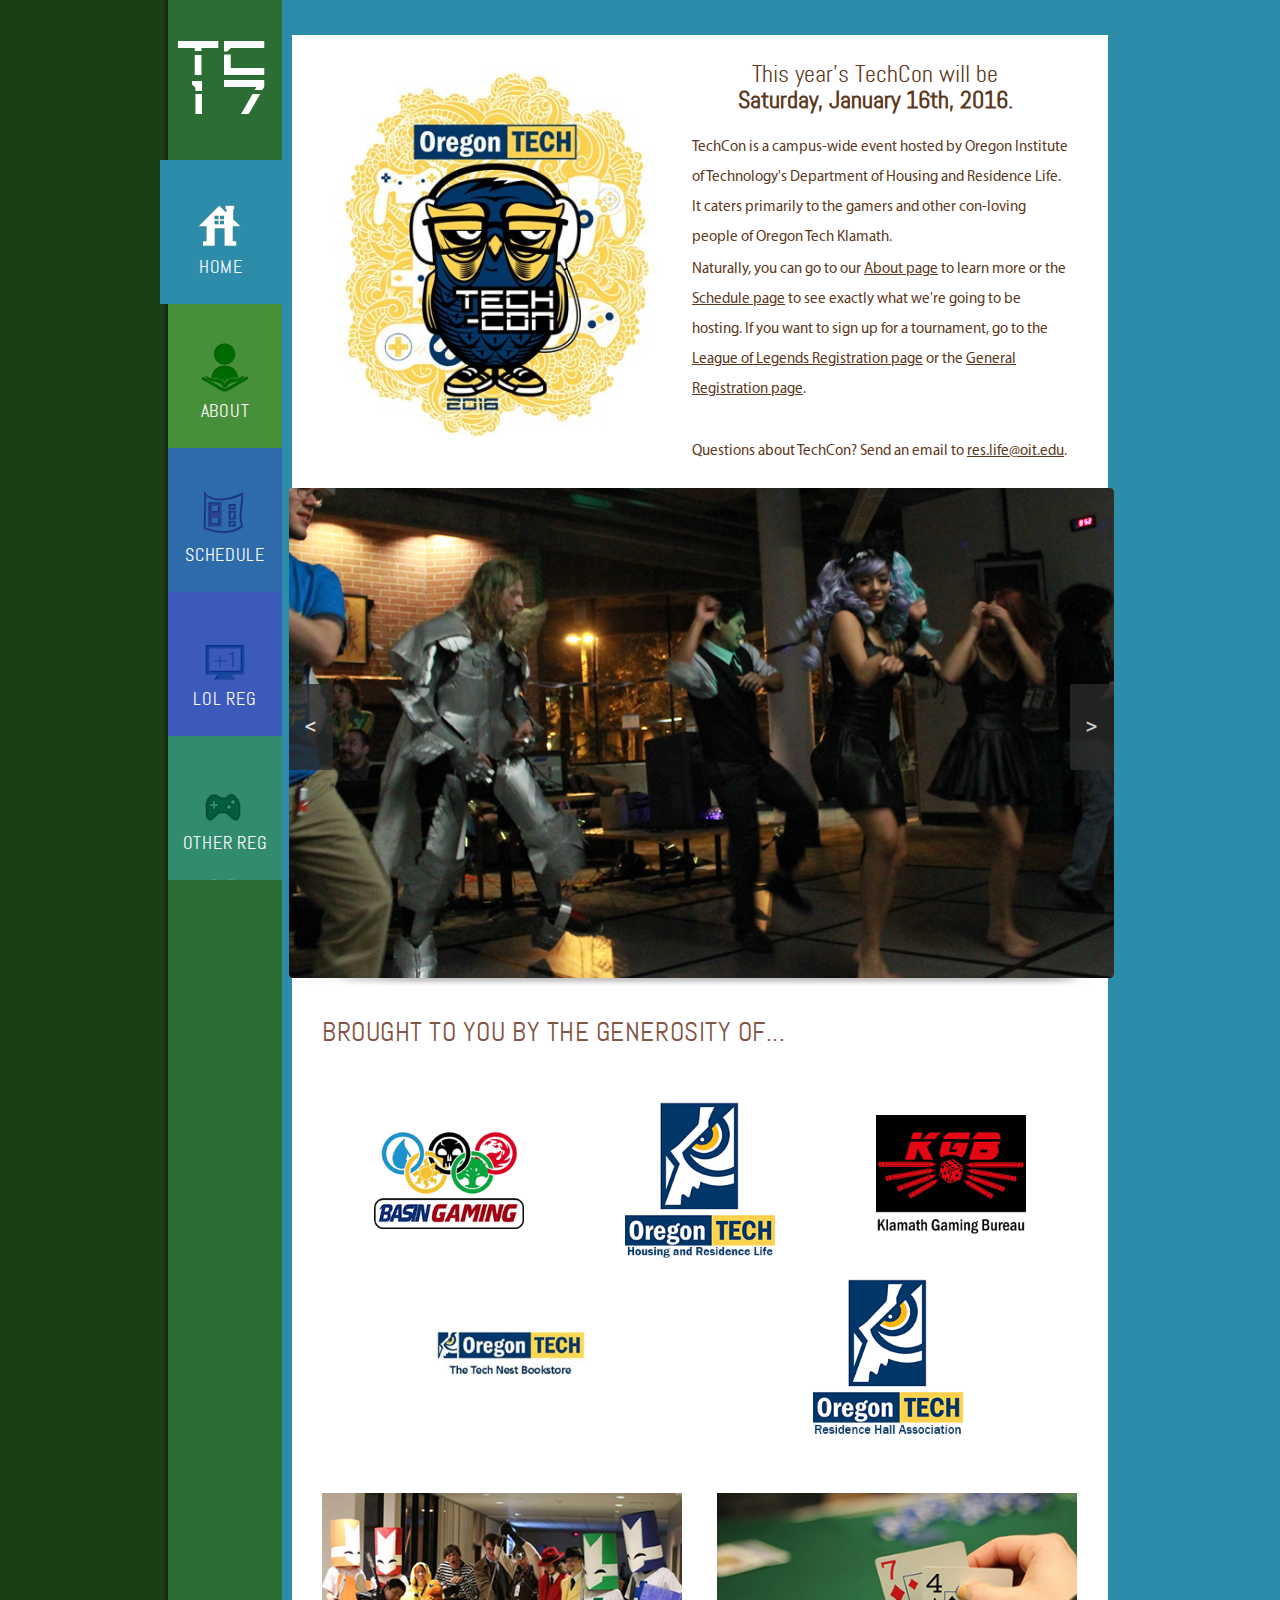
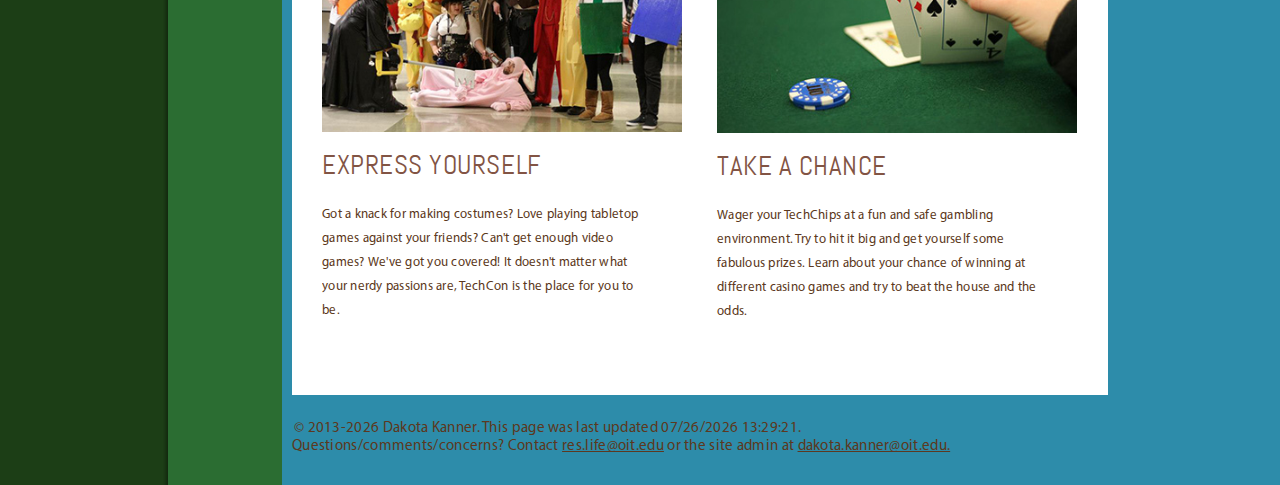
<file: site/index.html>
<!DOCTYPE html
    "http://techcon.paradoxtrail.net">
<!--
                                                                                                    
  ,                E                          ###   #   #      ####   ####   ###    #               
  K                G#                        ##  ## #   #     ##  #  ##  ##  #  ##  #               
 iD                D#t                       #   ## #   #     #      #   ##  #   #  #               
 ED      EGjiiitjfGK##                      ##   ## #####    ## ### ##    #  #   #  #               
 DG   t#jiiiitttjfLGGKG                     ##   ## #   #    ##   # ##    #  #   #  #               
 fLD WEfjtiiitjjffLLGDDE                     #   ## #   #     #   #  #   ##  #  ##                  
ijLD#WGKjtttttjjffLGGDDDW                    #####  #   #     #####  #####   ####   #               
itfG#W##WfjjjjjfLGDDGDDDDW                                                                          
ttjLW####WKWGffGEWKDDKEDDDt                                                                         
jtjLEW#####EGGDEEfLLLGDDDDK                                                                         
jttLDE#####KfGGGGKWKEKWWEEEj                                                                        
tftfLDWW###WGWWWWWK####WWW#K                                                                        
tGtfLG###W#K##############W#                                                                        
 DjtLGE##W##W#:  ######  K#D   #   #    ##   #   #   #    ####   #  ####     ##### #   #  #   ##    
 GjtfLGE##WW#W   ######GG##L   #   #  #####  #   ##  #    #####  #  #####      #   #   #  #  ####   
 LjfjLGDDK#DE###############   #   #  #   ## ## ###  #    ##  ## #  #   ##     #   #   #  #  #      
 GjfffGGGGGDGE##############;  ##### ##    # ## # # ##    ##  ## #  #   ##     #   #####  #  ###    
 fjLLfGDGGDGDW##############G  #   # ##    #  # # # #     ##  ## #  #   ##     #   #   #  #   ###   
 fjfGLLDDDDDW###############E  #   #  #   ##  # # ###     ##  ## #  #   ##     #   #   #  #     #   
 fjfDGLGKWKW########KK#.LDjfD  #   #  ##  #   ###  ##     ## ##  #  #  ##      #   #   #  #  # ##   
 fjjDDGGDW######j,E  :,D,:i;;  #   #   ###     #   ##     ###    #  ###        #   #   #  #  ###    
 jffLEGGGW###i.i.,;  .:,,.tG.                                                                       
 jtLLKEGW###L  ..;..:##KWE#i.                                                                       
 ftfGD#W#####t   fit#tDt;D#t.                                                                       
 LjjGG######K#   #f#######K;.                                                                       
 LfjGDK#####WE  :#D######DG,.                                                                       
 ffLfDD######t; ,####KK##Lii.                                                         ##            
 fjGGGWK#####D,..Wf#####D;:G:             ####  #### #####    #   # ####  ####  #### ####           
 ftGDGE#######.,.G.;     .ti;            ##     #      #      #   # ##    #  ## ##      #           
 LtGGGGW######,;:f: ,,:. .i,t           ##      #      #      #   # ##    #  ## ##      #           
 LtLGDDD######D i:,...:,D;.;,           ## ###  ####   #      ##### ####  ####  ####  ##            
 fifLEEGE###### .;;,:::.  .:,j          ##   #  #      #      #   # ##    #  #  ##     #            
 tjjGGWWDE#####K.:,;t:.   ::,;           ##  #  #      #      #   # ##    #  ## ##                  
 GjjGGE#EDD######;:;,::  .G,L,            ####  ####   #      #   # ####  #  ## ####  ##            
 tfLLDDW#K##########WDLK###KDL                                                                      
                                                                                                    
                                                                                                    
            ###          ###      ####      ####       ####    ##     ######    #########           
            ###         #####     ####      ####       #####   ##    ###   ###     ###              
            ###         ## ##     ## ##    ## ##       ## ##   ##   ###     ###    ###              
            ###        ### ###    ## ###   ## ##       ## ###  ##   ##       ##    ###              
            ###        ##   ##    ##  ##  ##  ##       ##  ### ##   ##       ##    ###              
            ###       #########   ##  ######  ##       ##   #####   ##      ###    ###              
            ###       #########   ##   ####   ##       ##    ####   ###    ####    ###              
            ###      ##      ###  ##   ####   ##       ##     ###    ########      ###              
                                                                                                    
   ########    ########      #######    ########        ###    ###    ### ###  ######### ###    ### 
  ###         ###    ###   ###     ###  ###    ###      ###   ####    ##  ###     ##     ###    ### 
 ###          ##      ###  ##      ###  ###     ##       ##   #####   ##  ###     ##     ###    ### 
 ##   #####  ###      ###  ##       ##  ###     ###      ###  ## ##  ##   ###     ##     ########## 
 ###  #####  ###      ###  ##       ##  ###     ##        ## ### ##  ##   ###     ##     ###    ### 
 ###     ##  ###      ###  ##      ###  ###    ###        ## ##  ######   ###     ##     ###    ### 
  ####   ##   ###    ###   ####   ###   ###   ###         #####   ####    ###     ##     ###    ### 
   ########    ########     ########    ########           ###    ####    ###     ##     ###    ### 
                                                                                                    
    #####     ######     ####       ###   ######    ###     ##  #########  #######  #######     ##  
  ####  ##  ####   ###   #####     ####   ###  ###  ###     ##     ###     ##       ###  ###    ##  
 ###        ###     ###  ## ##    ## ##   ###   ### ###     ##     ###     ##       ###   ###   ##  
 ###       ###      ###  ## ###   ## ##   ###   ##  ###     ##     ###     ######   ###  ###    ##  
 ###       ###      ###  ##  ##  ##  ##   ########  ###     ##     ###     ######   #######     ##  
 ###       ###      ###  ##   #####  ##   ###       ###     ##     ###     ##       ###  ###    ##  
  ##        ###    ###   ##   ####   ##   ###        ##     ##     ###     ##       ###  ###        
  ########   ########    ##    ###   ##   ###        ########      ###     #######  ###   ###   ## 
      #         ##                                      ##                                          
--> 
<html>
<head>
    <meta charset="UTF-8">
    <title>TechCon 2016 - Oregon Tech</title>
    <link rel="stylesheet" href="css/style.css" type="text/css">
    <link rel="icon" type="image/x-icon" href="images/favicon.ico">
    <meta name="Keywords" content="TechCon, 2016, OIT, Oregon Tech, Oregon Institute of Technology, convention, League of Legends, video game, casino, prizes">
    
    <script src="js/dates.js" type="text/javascript"></script> 
    
    <script src="js/jquery-1.11.3.min.js"></script>
    <script src="js/slideshow.js" type="text/javascript"></script> 
</head>
<body>
    <div id="background-green">
        background
    </div>
    <div class="page">
        <div class="home-page">
            <div class="sidebar">
                <a href="index.html" id="logo"><img src="images/logo.png" alt="logo" ></a>
                <ul>
                    <li class="selected home">
                        <a href="index.html">Home</a>
                    </li>
                    <li class="about">
                        <a href="about.html">About</a>
                    </li>
                    <li class="schedule">
                        <a href="schedule.html">Schedule</a>
                    </li>
                    <li class="reglol">
                        <a href="registerlol.html">LoL Reg</a>
                    </li>
                    <li class="reg">
                        <a href="register.html">Other Reg</a>
                    </li>
                </ul>
            </div>
            <div class="body">
                <div class="content-home">
                    <div>
                        <h3><!--Because this picture is totally a header--><a href="images/TechCon-2016-orig.jpeg" target="blank"><img src="images/TechCon-2016-small.jpg" alt="" width="345"></a></h3>
                        <center><h2>
                            This year's TechCon will be 
                            <br><b>Saturday, January 16th, 2016.</b>
                        </h2></center>
                        <br/>
                        <p>
                            TechCon is a campus-wide event hosted by Oregon Institute of Technology's Department of Housing and Residence Life. It caters primarily to the gamers and other con-loving people of Oregon Tech Klamath. 
                        </p>
                        <p>    
                            Naturally, you can go to our <a href="about.html">About page</a> to learn more or the <a href="schedule.html">Schedule page</a> to see exactly what we're going to be hosting. If you want to sign up for a tournament, go to the <a href="registerlol.html">League of Legends Registration page</a> or the <a href="register.html">General Registration page</a>.
                        </p>
                        <p><br>
                            Questions about TechCon? Send an email to <a href="mailto:res.life@oit.edu?subject=TechCon">res.life@oit.edu</a>.
                        </p>
                    </div>
                    <div class="featured">
                        <!--<iframe width="825" height="490" src="http://www.youtube.com/embed/zobvU0PF6t4" frameborder="0" allowfullscreen></iframe>
                        -->
                        
                        <div id="slider">
                            <a href="#" class="control_next">></a>
                            <a href="#" class="control_prev"><</a>
                            <ul>
                                <li><img src="images/cosplay2.jpg" alt="TechCon Constume Dance" width="825" height="490"></li>
                                <li style="background: #aaa;"><img src="images/games_video2.jpg" alt="Err mer gerd! Videa gams!" width="825" height="490"></li>
                                <li><img src="images/games_casino1.jpg" alt="Red Dragon Casino" width="825" height="490"></li>
                                <li style="background: #aaa;"><img src="images/dj1.jpg" alt="Guess That Tune" width="825" height="490"></li>
                                <li><img src="images/games_table2.jpg" alt="Tabletop games" width="825" height="490"></li>
                                <li style="background: #aaa;"><img src="images/games_table4.jpg" alt="Magic: The Gathering Draft" width="825" height="490"></li>
                                <li><img src="images/games_video3.jpg" alt="Just Dance" width="825" height="490"></li>
                                <li style="background: #aaa;"><img src="images/humans_vs_zombies1.jpg" alt="Just Dance" width="825" height="490"></li>
                                <li><img src="images/cosplay7.jpg" alt='"Celebrity" guest appearances' width="825" height="490"></li>
                                
                                <!--
                                <li style="background: #aaa;"></li>
                                <li></li>
                                <li style="background: #aaa;"></li>
                                -->
                            </ul>  
                        </div>
                        
                    </div>
                    <div class="sponsor">
                        <h3>Brought to you by the generosity of...</h3>
                    </div>
                    <div class="sponsor">
                        <table>
                            <tr>
                                <td colspan="2">
                                    <center>
                                        <a href="https://www.facebook.com/Kfallsmagic">
                                            <img src="images/logo_basingaming3.png" alt="Basin Gaming" width="150">
                                            <!--Basin Gaming-->
                                        </a>
                                    </center>
                                </td>
                                <td colspan="2">
                                    <center>
                                        <a href="http://www.oit.edu/campus-life/housing">
                                            <img src="images/logo_oregontech.png" alt="OIT Housing and Res Life" width="150">
                                            <!--Oregon Tech-->
                                        </a>
                                    </center>
                                </td>
                                <td colspan="2">
                                    <center>
                                        <a href="https://www.facebook.com/groups/klamathgamingbureau">
                                            <img src="images/logo_klamathgamingbureau.png" alt="Klamath Gaming Bureau" width="150">
                                            <!--Klamath Gaming Bureau-->
                                        </a>
                                    </center>
                                </td>
                            </tr>
                            <tr>
                                <td colspan="3">
                                    <center>
                                        <a href="http://www.bkstr.com/oregonitstore/home">
                                            <img src="images/logo_technest.png" alt="Tech Nest Bookstore" width="150">
                                            <!--Riot Games-->
                                        </a>
                                    </center>
                                </td>
                                <td  colspan="3">
                                    <center>
                                        <a href="https://www.facebook.com/oithousing">
                                            <img src="images/logo_rha.png" alt="RHA" width="150">
                                            <!--RHA-->
                                        </a>
                                    </center>
                                </td>
                            </tr>
                        </table>
                    </div>
                    <div>
                        <ul>
                            <li>
                                <img src="images/cosplay13.jpg" alt="Cosplay" width="360">
                                <h3>Express yourself</h3>
                                <p>
                                    Got a knack for making costumes? Love playing tabletop games against your friends? Can't get enough video games? We've got you covered! It doesn't matter what your nerdy passions are, TechCon is the place for you to be.
                                </p>
                            </li>
                            <li>
                                <img src="images/games_casino4.jpg" alt="Casino" width="360">
                                <h3>Take a chance</h3>
                                <p>
                                    Wager your TechChips at a fun and safe gambling environment. Try to hit it big and get yourself some fabulous prizes. Learn about your chance of winning at different casino games and try to beat the house and the odds.
                                </p>
                            </li>
                        </ul>
                    </div>
                </div>
                <div class="footer">
                    <p>
                        &#169; 2013-<script type="text/javascript">getCurrentYear()</script> Dakota Kanner. 
                        This page was last updated <script type="text/javascript">getDateLastModified()</script>.
                    <br/>
                        Questions/comments/concerns?
                        Contact <a href="mailto:res.life@oit.edu?subject=TechCon">res.life@oit.edu</a> or the site admin at <a href="mailto:dakota.kanner@oit.edu?subject=TechCon">dakota.kanner@oit.edu.</a>
                    </p>
                </div>
            </div>
        </div>
    </div>
</body>
</html>
</file>
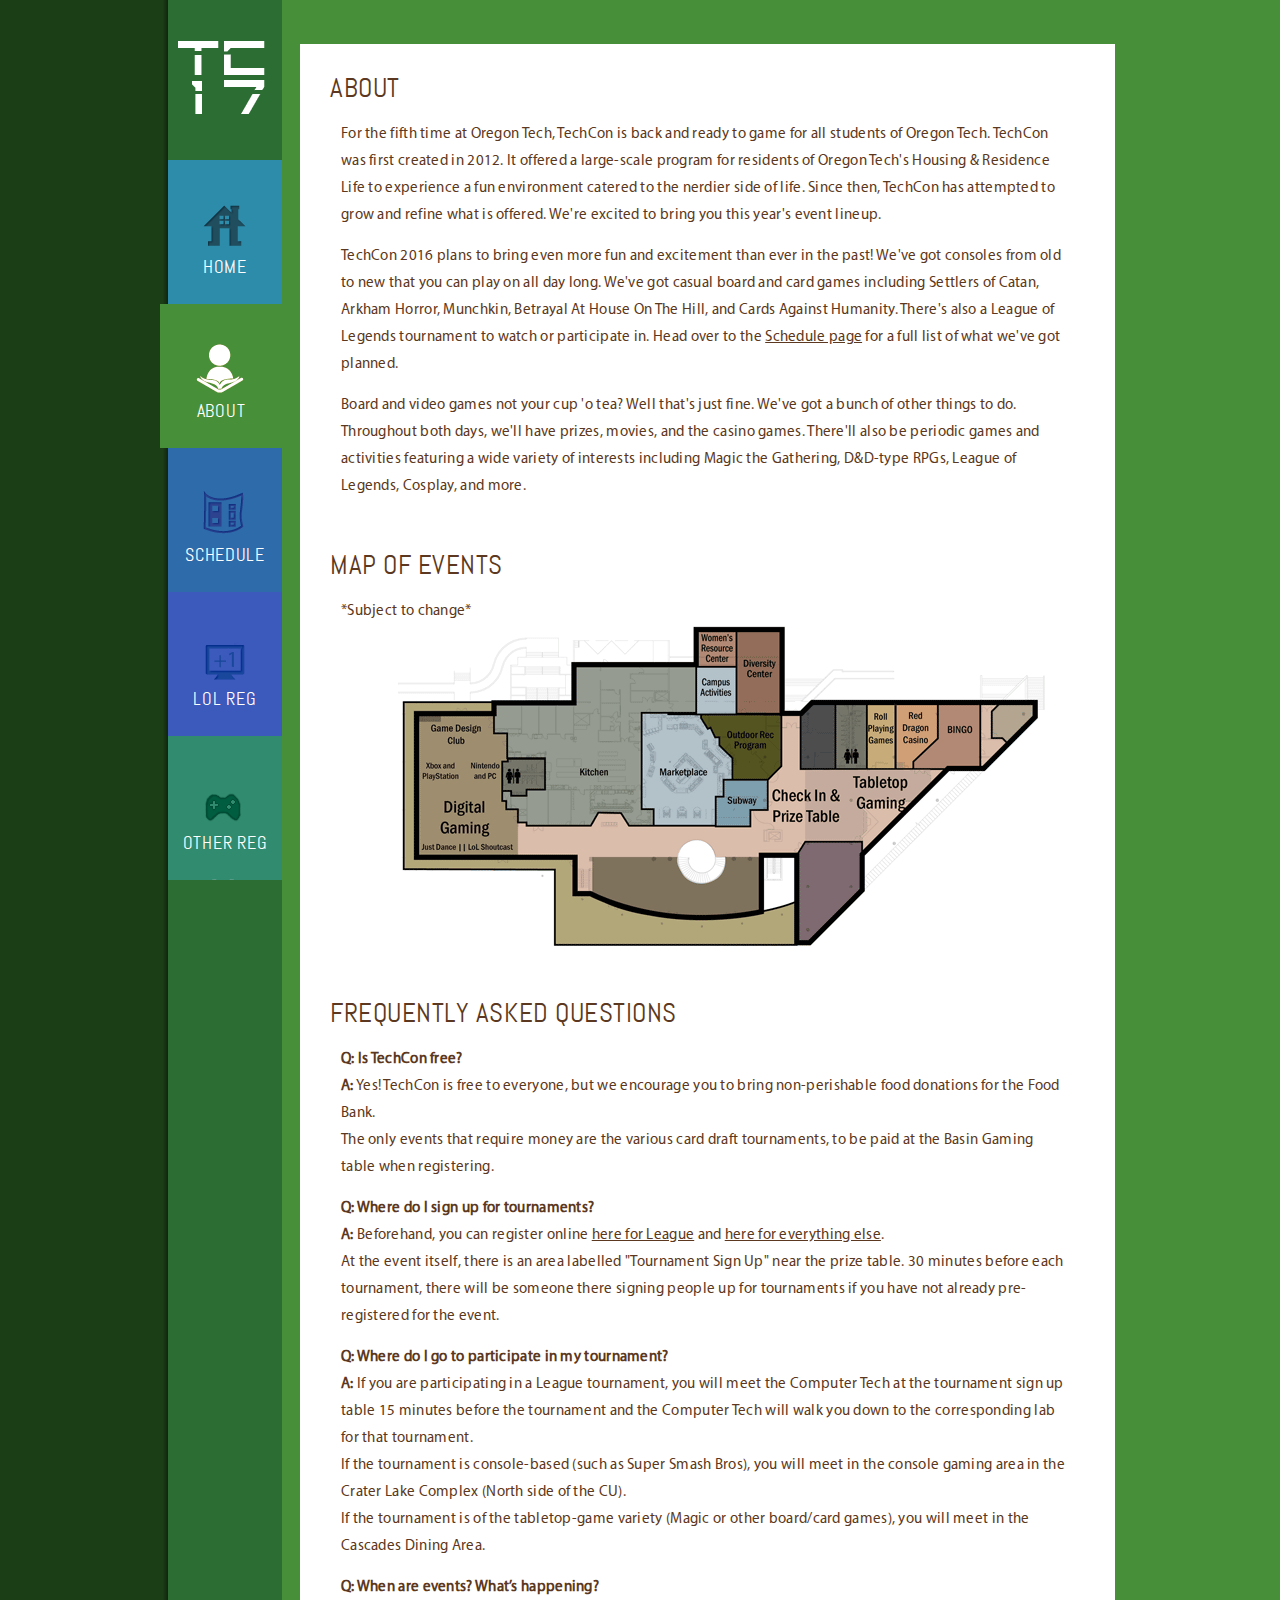
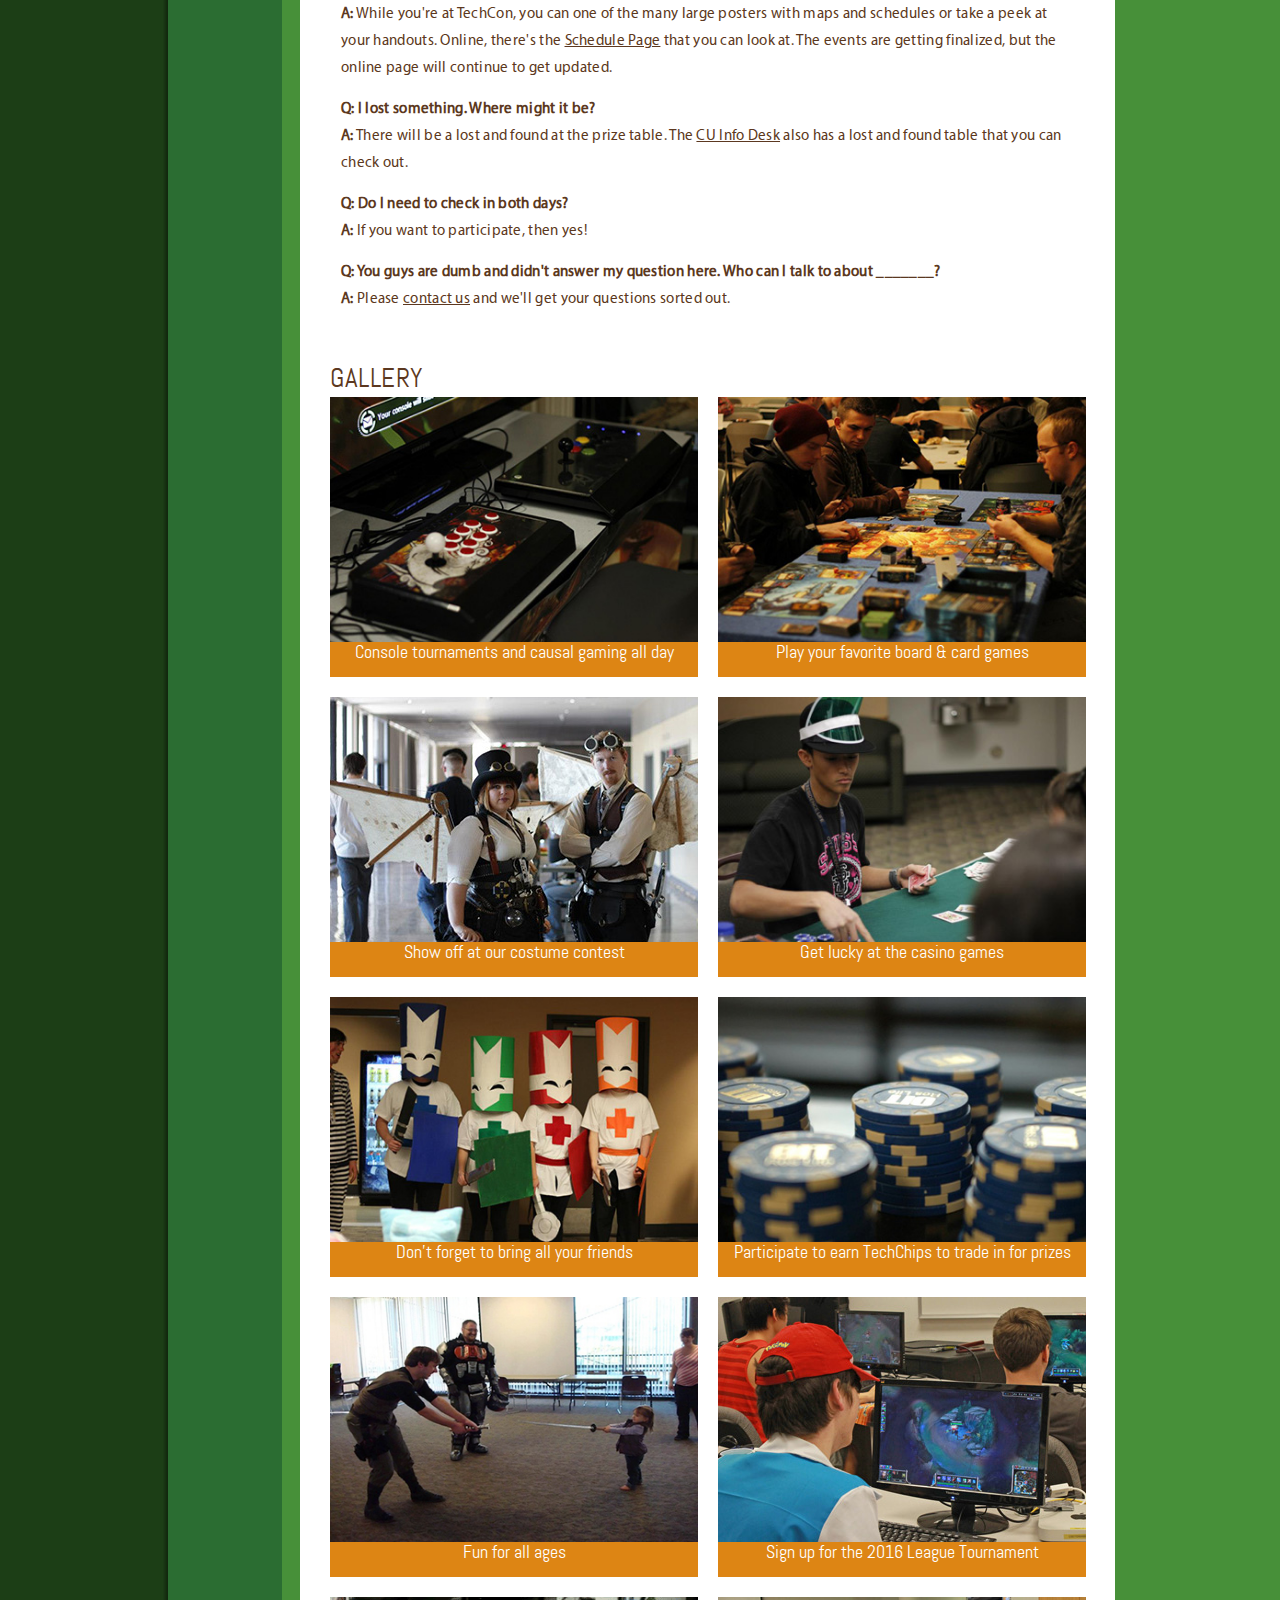
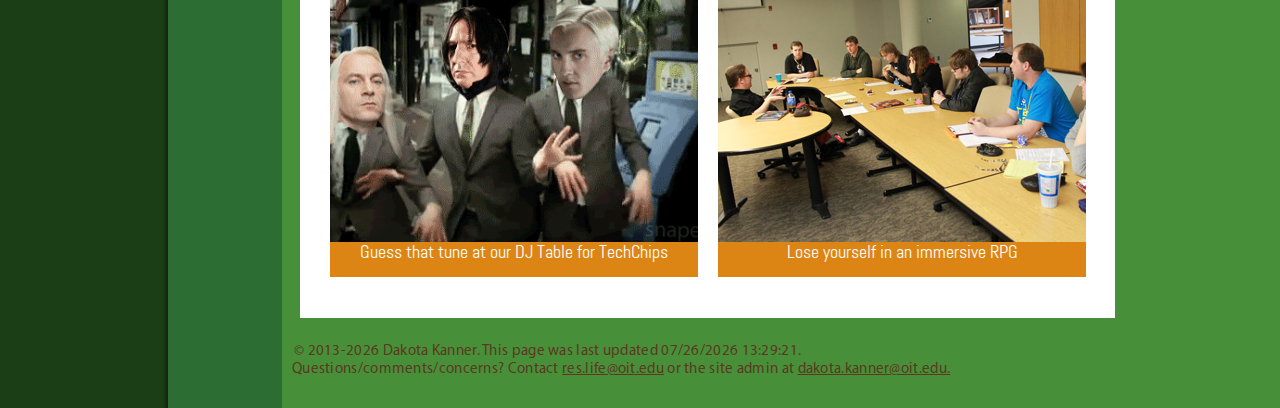
<file: site/about.html>
<!DOCTYPE html
    "http://techcon.paradoxtrail.net/about">
<!--
                                                                                                    
  ,                E                          ###   #   #      ####   ####   ###    #               
  K                G#                        ##  ## #   #     ##  #  ##  ##  #  ##  #               
 iD                D#t                       #   ## #   #     #      #   ##  #   #  #               
 ED      EGjiiitjfGK##                      ##   ## #####    ## ### ##    #  #   #  #               
 DG   t#jiiiitttjfLGGKG                     ##   ## #   #    ##   # ##    #  #   #  #               
 fLD WEfjtiiitjjffLLGDDE                     #   ## #   #     #   #  #   ##  #  ##                  
ijLD#WGKjtttttjjffLGGDDDW                    #####  #   #     #####  #####   ####   #               
itfG#W##WfjjjjjfLGDDGDDDDW                                                                          
ttjLW####WKWGffGEWKDDKEDDDt                                                                         
jtjLEW#####EGGDEEfLLLGDDDDK                                                                         
jttLDE#####KfGGGGKWKEKWWEEEj                                                                        
tftfLDWW###WGWWWWWK####WWW#K                                                                        
tGtfLG###W#K##############W#                                                                        
 DjtLGE##W##W#:  ######  K#D   #   #    ##   #   #   #    ####   #  ####     ##### #   #  #   ##    
 GjtfLGE##WW#W   ######GG##L   #   #  #####  #   ##  #    #####  #  #####      #   #   #  #  ####   
 LjfjLGDDK#DE###############   #   #  #   ## ## ###  #    ##  ## #  #   ##     #   #   #  #  #      
 GjfffGGGGGDGE##############;  ##### ##    # ## # # ##    ##  ## #  #   ##     #   #####  #  ###    
 fjLLfGDGGDGDW##############G  #   # ##    #  # # # #     ##  ## #  #   ##     #   #   #  #   ###   
 fjfGLLDDDDDW###############E  #   #  #   ##  # # ###     ##  ## #  #   ##     #   #   #  #     #   
 fjfDGLGKWKW########KK#.LDjfD  #   #  ##  #   ###  ##     ## ##  #  #  ##      #   #   #  #  # ##   
 fjjDDGGDW######j,E  :,D,:i;;  #   #   ###     #   ##     ###    #  ###        #   #   #  #  ###    
 jffLEGGGW###i.i.,;  .:,,.tG.                                                                       
 jtLLKEGW###L  ..;..:##KWE#i.                                                                       
 ftfGD#W#####t   fit#tDt;D#t.                                                                       
 LjjGG######K#   #f#######K;.                                                                       
 LfjGDK#####WE  :#D######DG,.                                                                       
 ffLfDD######t; ,####KK##Lii.                                                         ##            
 fjGGGWK#####D,..Wf#####D;:G:             ####  #### #####    #   # ####  ####  #### ####           
 ftGDGE#######.,.G.;     .ti;            ##     #      #      #   # ##    #  ## ##      #           
 LtGGGGW######,;:f: ,,:. .i,t           ##      #      #      #   # ##    #  ## ##      #           
 LtLGDDD######D i:,...:,D;.;,           ## ###  ####   #      ##### ####  ####  ####  ##            
 fifLEEGE###### .;;,:::.  .:,j          ##   #  #      #      #   # ##    #  #  ##     #            
 tjjGGWWDE#####K.:,;t:.   ::,;           ##  #  #      #      #   # ##    #  ## ##                  
 GjjGGE#EDD######;:;,::  .G,L,            ####  ####   #      #   # ####  #  ## ####  ##            
 tfLLDDW#K##########WDLK###KDL                                                                      
                                                                                                    
                                                                                                    
            ###          ###      ####      ####       ####    ##     ######    #########           
            ###         #####     ####      ####       #####   ##    ###   ###     ###              
            ###         ## ##     ## ##    ## ##       ## ##   ##   ###     ###    ###              
            ###        ### ###    ## ###   ## ##       ## ###  ##   ##       ##    ###              
            ###        ##   ##    ##  ##  ##  ##       ##  ### ##   ##       ##    ###              
            ###       #########   ##  ######  ##       ##   #####   ##      ###    ###              
            ###       #########   ##   ####   ##       ##    ####   ###    ####    ###              
            ###      ##      ###  ##   ####   ##       ##     ###    ########      ###              
                                                                                                    
   ########    ########      #######    ########        ###    ###    ### ###  ######### ###    ### 
  ###         ###    ###   ###     ###  ###    ###      ###   ####    ##  ###     ##     ###    ### 
 ###          ##      ###  ##      ###  ###     ##       ##   #####   ##  ###     ##     ###    ### 
 ##   #####  ###      ###  ##       ##  ###     ###      ###  ## ##  ##   ###     ##     ########## 
 ###  #####  ###      ###  ##       ##  ###     ##        ## ### ##  ##   ###     ##     ###    ### 
 ###     ##  ###      ###  ##      ###  ###    ###        ## ##  ######   ###     ##     ###    ### 
  ####   ##   ###    ###   ####   ###   ###   ###         #####   ####    ###     ##     ###    ### 
   ########    ########     ########    ########           ###    ####    ###     ##     ###    ### 
                                                                                                    
    #####     ######     ####       ###   ######    ###     ##  #########  #######  #######     ##  
  ####  ##  ####   ###   #####     ####   ###  ###  ###     ##     ###     ##       ###  ###    ##  
 ###        ###     ###  ## ##    ## ##   ###   ### ###     ##     ###     ##       ###   ###   ##  
 ###       ###      ###  ## ###   ## ##   ###   ##  ###     ##     ###     ######   ###  ###    ##  
 ###       ###      ###  ##  ##  ##  ##   ########  ###     ##     ###     ######   #######     ##  
 ###       ###      ###  ##   #####  ##   ###       ###     ##     ###     ##       ###  ###    ##  
  ##        ###    ###   ##   ####   ##   ###        ##     ##     ###     ##       ###  ###        
  ########   ########    ##    ###   ##   ###        ########      ###     #######  ###   ###   ## 
      #         ##                                      ##                                          
--> 
<html>
<head>
    <meta charset="UTF-8">
    <title>TechCon 2016 - Oregon Tech</title>
    <link rel="stylesheet" href="css/style.css" type="text/css">
    <link rel="icon" type="image/x-icon" href="images/favicon.ico">
    
    <script src="js/dates.js" type="text/javascript"></script> 
    <script src="js/randomImage.js" type="text/javascript"></script> 
    
</head>
<body>
    <div id="background-yellow">
        background
    </div>
    <div class="page">
        <div class="about-page">
            <div class="sidebar">
                <a href="index.html" id="logo"><img src="images/logo.png" alt="logo"></a>
                <ul>
                    <li class="home">
                        <a href="index.html">Home</a>
                    </li>
                    <li class="selected about">
                        <a href="about.html">About</a>
                    </li>
                    <li class="schedule">
                        <a href="schedule.html">Schedule</a>
                    </li>
                    <li class="reglol">
                        <a href="registerlol.html">LoL Reg</a>
                    </li>
                    <li class="reg">
                        <a href="register.html">Other Reg</a>
                    </li>
                </ul>
            </div>
            <div class="body">
                <div class="content-schedule">
                    <div>
                        <h3>About</h3>
                    </div>
                    <div>
                        <p>
                            For the fifth time at Oregon Tech, TechCon is back and ready to game for all students of Oregon Tech. TechCon was first created in 2012. It offered a large-scale program for residents of Oregon Tech's Housing & Residence Life to experience a fun environment catered to the nerdier side of life. Since then, TechCon has attempted to grow and refine what is offered. We're excited to bring you this year's event lineup.
                        </p>
                        <p>
                            TechCon 2016 plans to bring even more fun and excitement than ever in the past! We've got consoles from old to new that you can play on all day long. We've got casual board and card games including Settlers of Catan, Arkham Horror, Munchkin, Betrayal At House On The Hill, and Cards Against Humanity. There's also a League of Legends tournament to watch or participate in. Head over to the <a href="schedule.html">Schedule page</a> for a full list of what we've got planned. 
                        </p>
                        <p>
                            Board and video games not your cup 'o tea? Well that's just fine. We've got a bunch of other things to do. Throughout both days, we'll have prizes, movies, and the casino games. There'll also be periodic games and activities featuring a wide variety of interests including Magic the Gathering, D&D-type RPGs, League of Legends, Cosplay, and more.
                        </p>
                    </div>
                </div>
                <div class="content-schedule">
                    <div>
                        <h3>Map of Events</h3>
                    </div>
                    <div>
                        <p>*Subject to change*</p>
                        <center><a href="images/TechCon-2016-Floor-Plan-1-MQ.png" target="_blank">
                            <img src="images/TechCon-2016-Floor-Plan-1-LQ.png" alt="TechCon 2016 College Union Floor Plan" width="650px">
                        </a></center>
                    </div>
                </div>
                <div class="content-schedule">
                    <div>
                        <h3>Frequently Asked Questions</h3>
                    </div>
                    <div>
                        <p>
                        <b>
                            Q: Is TechCon free?
                        </br>
                            A:</b> Yes! TechCon is free to everyone, but we encourage you to bring non-perishable food donations for the Food Bank. 
                            </br>The only events that require money are the various card draft tournaments, to be paid at the Basin Gaming table when registering.
                        </p>
                        
                        <p>
                        <b>
                            Q: Where do I sign up for tournaments?
                        </br>
                            A:</b> Beforehand, you can register online <a href="registerlol.html">here for League</a> and <a href="registerlol.html">here for everything else</a>. 
                            </br>At the event itself, there is an area labelled "Tournament Sign Up" near the prize table. 30 minutes before each tournament, there will be someone there signing people up for tournaments if you have not already pre-registered for the event.
                        </p>
                        
                        <p>
                        <b>
                            Q: Where do I go to participate in my tournament?
                        </br>
                            A:</b> If you are participating in a League tournament, you will meet the Computer Tech at the tournament sign up table 15 minutes before the tournament and the Computer Tech will walk you down to the corresponding lab for that tournament.
                            </br>If the tournament is console-based (such as Super Smash Bros), you will meet in the console gaming area in the Crater Lake Complex (North side of the CU).
                            </br>If the tournament is of the tabletop-game variety (Magic or other board/card games), you will meet in the Cascades Dining Area.
                        </p>
                        
                        <p>
                        <b>
                            Q: When are events? What’s happening?
                        </br>
                            A:</b> While you're at TechCon, you can one of the many large posters with maps and schedules or take a peek at your handouts. Online, there's the <a href="schedule.html">Schedule Page</a> that you can look at. The events are getting finalized, but the online page will continue to get updated.
                        </p>
                        
                        <p>
                        <b>
                            Q: I lost something. Where might it be?
                        </br>
                            A:</b> There will be a lost and found at the prize table. The <a href="http://www.oit.edu/visitors-info/college-union">CU Info Desk</a> also has a lost and found table that you can check out. 
                        </p>
                        
                        <p>
                        <b>
                            Q: Do I need to check in both days?
                        </br>
                            A:</b> If you want to participate, then yes!
                        </p>
                        
                        <p>
                        <b>
                            Q: You guys are dumb and didn't answer my question here. Who can I talk to about _______?
                        </br>
                            A:</b> Please <a href="mailto:res.life@oit.edu?subject=TechCon">contact us</a> and we'll get your questions sorted out.
                        </p>
                    </div>
                </div>
                <div class="content-schedule">
                    <div>
                        <h3>Gallery</h3>
                    </div>
                    <div>
                        <ul>
                            <li>
                                <img src="images/games_video1.jpg" alt="" width="368px" height="245px"> <span><font size="4" color="white"><center>Console tournaments and causal gaming all day</center></font></span>
                            </li>
                            <li>
                                <img src="images/games_table1.jpg" alt="" width="368px" height="245px"> <span><font size="4" color="white"><center>Play your favorite board & card games</center></font></span>
                            </li>
                            <li>
                                <img src="images/cosplay4.jpg" alt="" width="368px" height="245px"> <span><font size="4" color="white"><center>Show off at our costume contest</center></font></span>
                            </li>
                            <li>
                                <img src="images/games_casino2.jpg" alt="" width="368px" height="245px"> <span><font size="4" color="white"><center>Get lucky at the casino games</center></font></span>
                            </li>
                            <li>
                                <img src="images/cosplay10.jpg" alt="" width="368px" height="245px"> <span><font size="4" color="white"><center>Don't forget to bring all your friends</center></font></span>
                            </li>
                            <li>
                                <img src="images/techchips.jpg" alt="" width="368px" height="245px"> <span><font size="4" color="white"><center>Participate to earn TechChips to trade in for prizes</center></font></span>
                            </li>
                            <li>
                                <img src="images/cosplay14.jpg" alt="" width="368px" height="245px"> <span><font size="4" color="white"><center>Fun for all ages</center></font></span>
                            </li>
                            <li >
                                <img src="images/games_lol2.jpg" alt="" width="368px" height="245px"> <span><font size="4" color="white"><center>Sign up for the 2016 League Tournament</center></font></span>
                            </li>
                            <li>
                                <script type="text/javascript">getRandomImage(imageURLs)</script>
                                <span><font size="4" color="white"><center>Guess that tune at our DJ Table for TechChips</center></font></span>
                            </li>
                            <li>
                                <img src="images/games_dnd1.jpg" alt="" width="368px" height="245px"> <span><font size="4" color="white"><center>Lose yourself in an immersive RPG</center></font></span>
                            </li>
                        </ul>
                    </div>
                </div>
                <div class="footer">
                    <p>
                        &#169; 2013-<script type="text/javascript">getCurrentYear()</script> Dakota Kanner. 
                        This page was last updated <script type="text/javascript">getDateLastModified()</script>.
                    </br>
                        Questions/comments/concerns?
                        Contact <a href="mailto:res.life@oit.edu?subject=TechCon">res.life@oit.edu</a> or the site admin at <a href="mailto:dakota.kanner@oit.edu?subject=TechCon">dakota.kanner@oit.edu.</a>
                    </p>
                </div>
            </div>
        </div>
    </div>
</body>
</html>
</file>
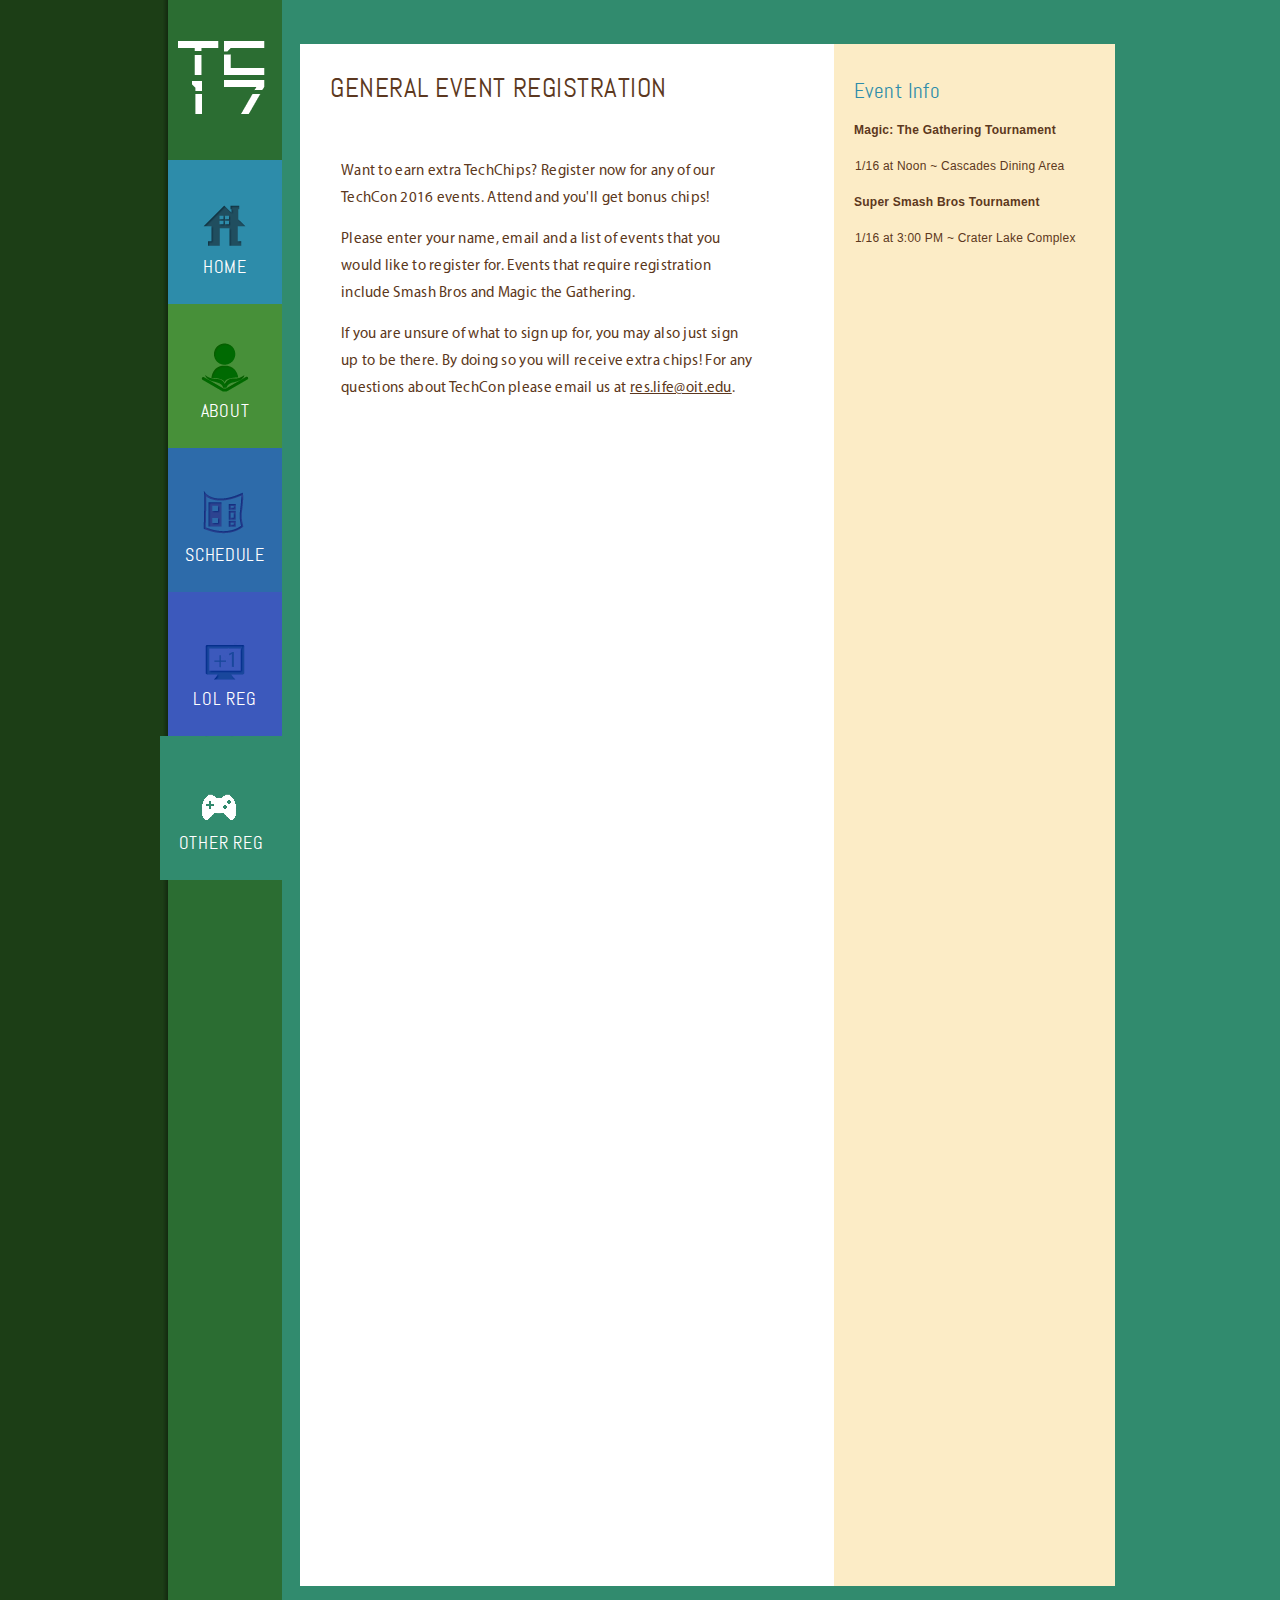
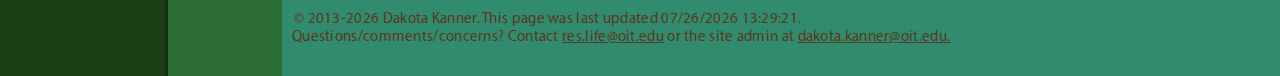
<file: site/register.html>
<!DOCTYPE html
    "http://techcon.paradoxtrail.net/register">
<!--
                                                                                                    
  ,                E                          ###   #   #      ####   ####   ###    #               
  K                G#                        ##  ## #   #     ##  #  ##  ##  #  ##  #               
 iD                D#t                       #   ## #   #     #      #   ##  #   #  #               
 ED      EGjiiitjfGK##                      ##   ## #####    ## ### ##    #  #   #  #               
 DG   t#jiiiitttjfLGGKG                     ##   ## #   #    ##   # ##    #  #   #  #               
 fLD WEfjtiiitjjffLLGDDE                     #   ## #   #     #   #  #   ##  #  ##                  
ijLD#WGKjtttttjjffLGGDDDW                    #####  #   #     #####  #####   ####   #               
itfG#W##WfjjjjjfLGDDGDDDDW                                                                          
ttjLW####WKWGffGEWKDDKEDDDt                                                                         
jtjLEW#####EGGDEEfLLLGDDDDK                                                                         
jttLDE#####KfGGGGKWKEKWWEEEj                                                                        
tftfLDWW###WGWWWWWK####WWW#K                                                                        
tGtfLG###W#K##############W#                                                                        
 DjtLGE##W##W#:  ######  K#D   #   #    ##   #   #   #    ####   #  ####     ##### #   #  #   ##    
 GjtfLGE##WW#W   ######GG##L   #   #  #####  #   ##  #    #####  #  #####      #   #   #  #  ####   
 LjfjLGDDK#DE###############   #   #  #   ## ## ###  #    ##  ## #  #   ##     #   #   #  #  #      
 GjfffGGGGGDGE##############;  ##### ##    # ## # # ##    ##  ## #  #   ##     #   #####  #  ###    
 fjLLfGDGGDGDW##############G  #   # ##    #  # # # #     ##  ## #  #   ##     #   #   #  #   ###   
 fjfGLLDDDDDW###############E  #   #  #   ##  # # ###     ##  ## #  #   ##     #   #   #  #     #   
 fjfDGLGKWKW########KK#.LDjfD  #   #  ##  #   ###  ##     ## ##  #  #  ##      #   #   #  #  # ##   
 fjjDDGGDW######j,E  :,D,:i;;  #   #   ###     #   ##     ###    #  ###        #   #   #  #  ###    
 jffLEGGGW###i.i.,;  .:,,.tG.                                                                       
 jtLLKEGW###L  ..;..:##KWE#i.                                                                       
 ftfGD#W#####t   fit#tDt;D#t.                                                                       
 LjjGG######K#   #f#######K;.                                                                       
 LfjGDK#####WE  :#D######DG,.                                                                       
 ffLfDD######t; ,####KK##Lii.                                                         ##            
 fjGGGWK#####D,..Wf#####D;:G:             ####  #### #####    #   # ####  ####  #### ####           
 ftGDGE#######.,.G.;     .ti;            ##     #      #      #   # ##    #  ## ##      #           
 LtGGGGW######,;:f: ,,:. .i,t           ##      #      #      #   # ##    #  ## ##      #           
 LtLGDDD######D i:,...:,D;.;,           ## ###  ####   #      ##### ####  ####  ####  ##            
 fifLEEGE###### .;;,:::.  .:,j          ##   #  #      #      #   # ##    #  #  ##     #            
 tjjGGWWDE#####K.:,;t:.   ::,;           ##  #  #      #      #   # ##    #  ## ##                  
 GjjGGE#EDD######;:;,::  .G,L,            ####  ####   #      #   # ####  #  ## ####  ##            
 tfLLDDW#K##########WDLK###KDL                                                                      
                                                                                                    
                                                                                                    
            ###          ###      ####      ####       ####    ##     ######    #########           
            ###         #####     ####      ####       #####   ##    ###   ###     ###              
            ###         ## ##     ## ##    ## ##       ## ##   ##   ###     ###    ###              
            ###        ### ###    ## ###   ## ##       ## ###  ##   ##       ##    ###              
            ###        ##   ##    ##  ##  ##  ##       ##  ### ##   ##       ##    ###              
            ###       #########   ##  ######  ##       ##   #####   ##      ###    ###              
            ###       #########   ##   ####   ##       ##    ####   ###    ####    ###              
            ###      ##      ###  ##   ####   ##       ##     ###    ########      ###              
                                                                                                    
   ########    ########      #######    ########        ###    ###    ### ###  ######### ###    ### 
  ###         ###    ###   ###     ###  ###    ###      ###   ####    ##  ###     ##     ###    ### 
 ###          ##      ###  ##      ###  ###     ##       ##   #####   ##  ###     ##     ###    ### 
 ##   #####  ###      ###  ##       ##  ###     ###      ###  ## ##  ##   ###     ##     ########## 
 ###  #####  ###      ###  ##       ##  ###     ##        ## ### ##  ##   ###     ##     ###    ### 
 ###     ##  ###      ###  ##      ###  ###    ###        ## ##  ######   ###     ##     ###    ### 
  ####   ##   ###    ###   ####   ###   ###   ###         #####   ####    ###     ##     ###    ### 
   ########    ########     ########    ########           ###    ####    ###     ##     ###    ### 
                                                                                                    
    #####     ######     ####       ###   ######    ###     ##  #########  #######  #######     ##  
  ####  ##  ####   ###   #####     ####   ###  ###  ###     ##     ###     ##       ###  ###    ##  
 ###        ###     ###  ## ##    ## ##   ###   ### ###     ##     ###     ##       ###   ###   ##  
 ###       ###      ###  ## ###   ## ##   ###   ##  ###     ##     ###     ######   ###  ###    ##  
 ###       ###      ###  ##  ##  ##  ##   ########  ###     ##     ###     ######   #######     ##  
 ###       ###      ###  ##   #####  ##   ###       ###     ##     ###     ##       ###  ###    ##  
  ##        ###    ###   ##   ####   ##   ###        ##     ##     ###     ##       ###  ###        
  ########   ########    ##    ###   ##   ###        ########      ###     #######  ###   ###   ## 
      #         ##                                      ##                                          
--> 
<html>
<head>
    <meta charset="UTF-8">
    <title>TechCon 2016 - Oregon Tech</title>
    <link rel="stylesheet" href="css/style.css" type="text/css">
    <link rel="icon" type="image/x-icon" href="images/favicon.ico">
    
    <script src="js/dates.js" type="text/javascript"></script> 
    
</head>
<body>
    <div id="background-green2">
        background
    </div>
    <div class="page">
        <div class="reg-page">
            <div class="sidebar">
                <a href="index.html" id="logo"><img src="images/logo.png" alt="logo"></a>
                <ul>
                    <li class="home">
                        <a href="index.html">Home</a>
                    </li>
                    <li class="about">
                        <a href="about.html">About</a>
                    </li>
                    <li class="schedule">
                        <a href="schedule.html">Schedule</a>
                    </li>
                    <li class="reglol">
                        <a href="registerlol.html">LoL Reg</a>
                    </li>
                    <li class="selected reg">
                        <a href="register.html">Other Reg</a>
                    </li>
                </ul>
            </div>
            <div class="body">
                <div class="content-reg">
                    <div>
                        <div>
                            <h3>General Event Registration</h3>
                            <p>
                                Want to earn extra TechChips? Register now for any of our TechCon 2016 events. Attend and you'll get bonus chips!
                            </p>
                            <p>
                                Please enter your name, email and a list of events that you would like to register for. Events that require registration include Smash Bros and Magic the Gathering.
                            </p>
                            <p>
                                If you are unsure of what to sign up for, you may also just sign up to be there. By doing so you will receive extra chips! For any questions about TechCon please email us at <a href="mailto:res.life@oit.edu?subject=TechCon Registration">res.life@oit.edu</a>.
                            </p>
                            </br></br>
                            <iframe src="https://docs.google.com/forms/d/1PZ0PWXD1-iyR65jK4gJM3RRTz4kXpeN2mMeT6SXMm4I/viewform?embedded=true" width="475" height="545" frameborder="0" marginheight="0" marginwidth="0">Loading...</iframe>
                            
                        </div>
                        <div class="sidebar">
                            <h3>Event Info</h3>
                            <span>Magic: The Gathering Tournament</span>
                            <p>
                                1/16 at Noon ~ Cascades Dining Area
                            </p>
                            <span>Super Smash Bros Tournament</span>
                            <p>
                                1/16 at 3:00 PM ~ Crater Lake Complex
                            </p>
                        </div>
                    </div>
                </div>
                <div class="footer">
                    <p>
                        &#169; 2013-<script type="text/javascript">getCurrentYear()</script> Dakota Kanner. 
                        This page was last updated <script type="text/javascript">getDateLastModified()</script>.
                    <br/>
                        Questions/comments/concerns?
                        Contact <a href="mailto:res.life@oit.edu?subject=TechCon">res.life@oit.edu</a> or the site admin at <a href="mailto:dakota.kanner@oit.edu?subject=TechCon">dakota.kanner@oit.edu.</a>
                    </p>
                </div>
            </div>
        </div>
    </div>
</body>
</html>
</file>
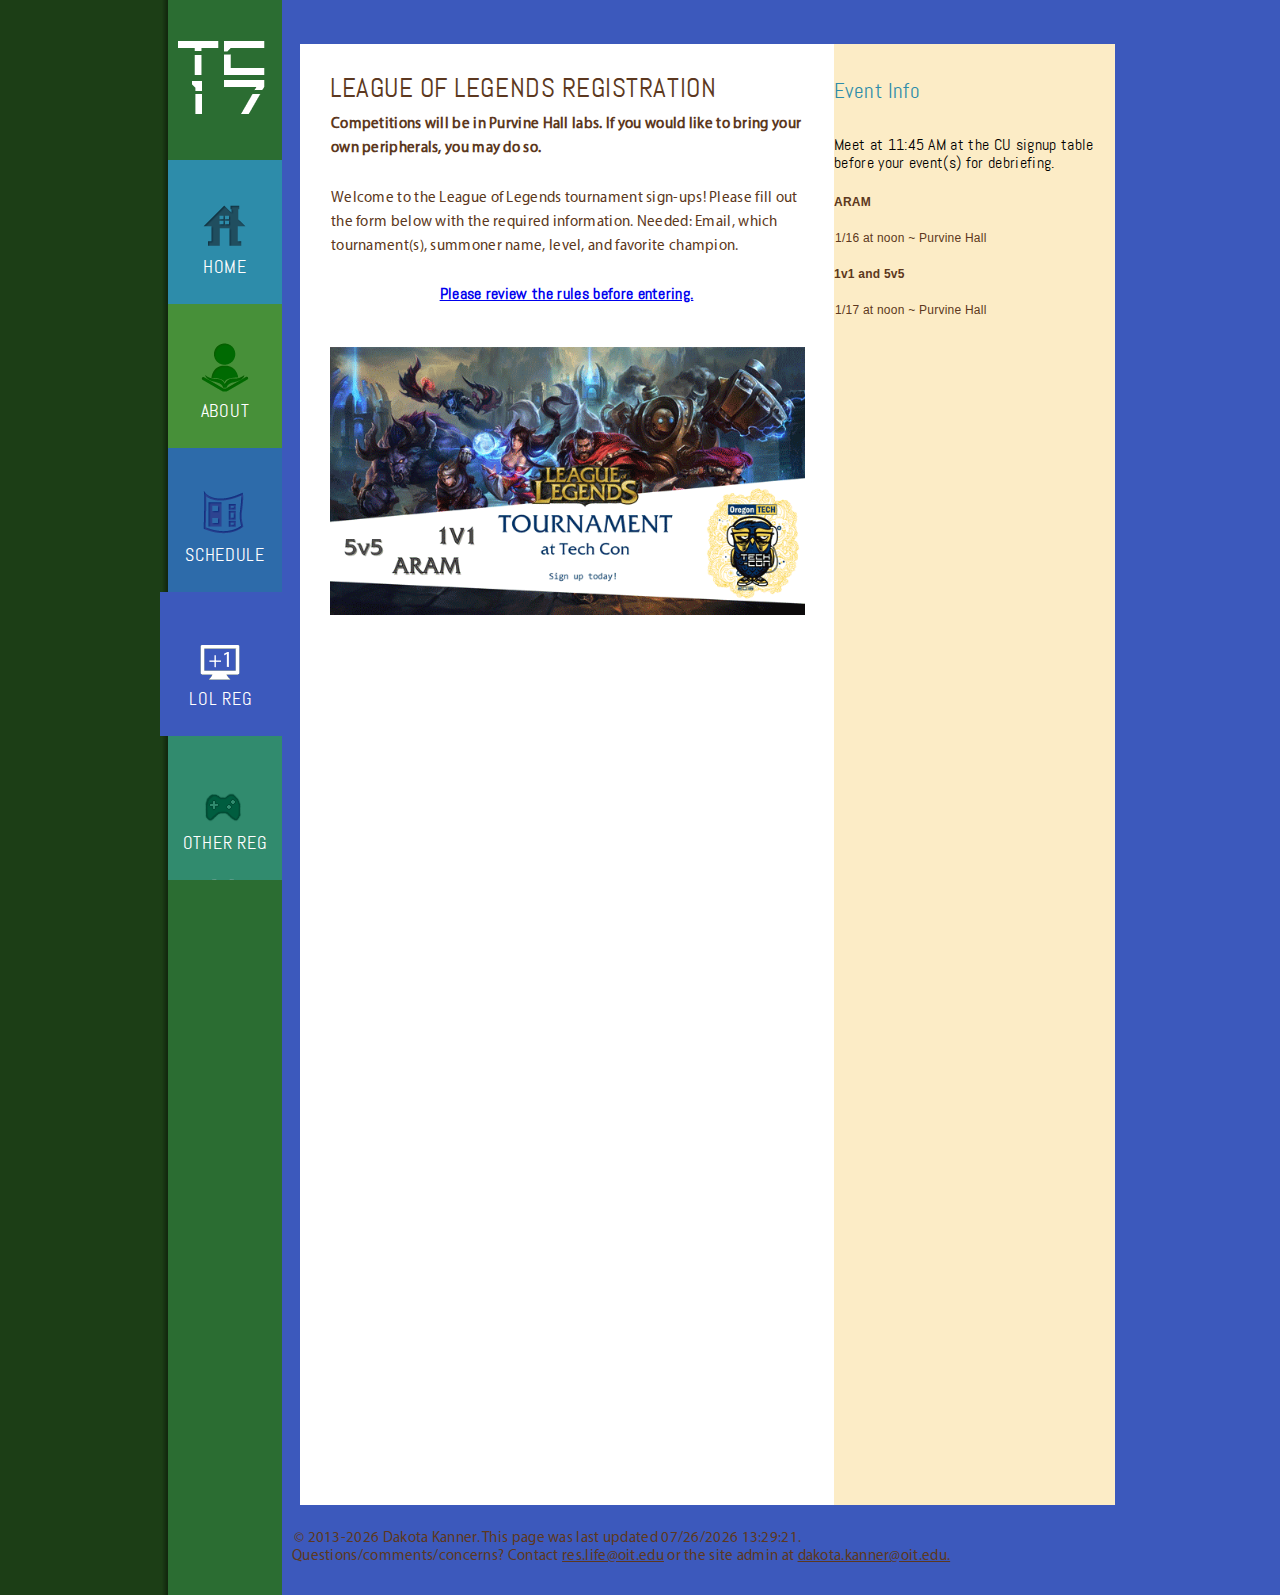
<file: site/registerlol.html>
<!DOCTYPE html
    "http://techcon.paradoxtrail.net/registerlol">
<!--
                                                                                                    
  ,                E                          ###   #   #      ####   ####   ###    #               
  K                G#                        ##  ## #   #     ##  #  ##  ##  #  ##  #               
 iD                D#t                       #   ## #   #     #      #   ##  #   #  #               
 ED      EGjiiitjfGK##                      ##   ## #####    ## ### ##    #  #   #  #               
 DG   t#jiiiitttjfLGGKG                     ##   ## #   #    ##   # ##    #  #   #  #               
 fLD WEfjtiiitjjffLLGDDE                     #   ## #   #     #   #  #   ##  #  ##                  
ijLD#WGKjtttttjjffLGGDDDW                    #####  #   #     #####  #####   ####   #               
itfG#W##WfjjjjjfLGDDGDDDDW                                                                          
ttjLW####WKWGffGEWKDDKEDDDt                                                                         
jtjLEW#####EGGDEEfLLLGDDDDK                                                                         
jttLDE#####KfGGGGKWKEKWWEEEj                                                                        
tftfLDWW###WGWWWWWK####WWW#K                                                                        
tGtfLG###W#K##############W#                                                                        
 DjtLGE##W##W#:  ######  K#D   #   #    ##   #   #   #    ####   #  ####     ##### #   #  #   ##    
 GjtfLGE##WW#W   ######GG##L   #   #  #####  #   ##  #    #####  #  #####      #   #   #  #  ####   
 LjfjLGDDK#DE###############   #   #  #   ## ## ###  #    ##  ## #  #   ##     #   #   #  #  #      
 GjfffGGGGGDGE##############;  ##### ##    # ## # # ##    ##  ## #  #   ##     #   #####  #  ###    
 fjLLfGDGGDGDW##############G  #   # ##    #  # # # #     ##  ## #  #   ##     #   #   #  #   ###   
 fjfGLLDDDDDW###############E  #   #  #   ##  # # ###     ##  ## #  #   ##     #   #   #  #     #   
 fjfDGLGKWKW########KK#.LDjfD  #   #  ##  #   ###  ##     ## ##  #  #  ##      #   #   #  #  # ##   
 fjjDDGGDW######j,E  :,D,:i;;  #   #   ###     #   ##     ###    #  ###        #   #   #  #  ###    
 jffLEGGGW###i.i.,;  .:,,.tG.                                                                       
 jtLLKEGW###L  ..;..:##KWE#i.                                                                       
 ftfGD#W#####t   fit#tDt;D#t.                                                                       
 LjjGG######K#   #f#######K;.                                                                       
 LfjGDK#####WE  :#D######DG,.                                                                       
 ffLfDD######t; ,####KK##Lii.                                                         ##            
 fjGGGWK#####D,..Wf#####D;:G:             ####  #### #####    #   # ####  ####  #### ####           
 ftGDGE#######.,.G.;     .ti;            ##     #      #      #   # ##    #  ## ##      #           
 LtGGGGW######,;:f: ,,:. .i,t           ##      #      #      #   # ##    #  ## ##      #           
 LtLGDDD######D i:,...:,D;.;,           ## ###  ####   #      ##### ####  ####  ####  ##            
 fifLEEGE###### .;;,:::.  .:,j          ##   #  #      #      #   # ##    #  #  ##     #            
 tjjGGWWDE#####K.:,;t:.   ::,;           ##  #  #      #      #   # ##    #  ## ##                  
 GjjGGE#EDD######;:;,::  .G,L,            ####  ####   #      #   # ####  #  ## ####  ##            
 tfLLDDW#K##########WDLK###KDL                                                                      
                                                                                                    
                                                                                                    
            ###          ###      ####      ####       ####    ##     ######    #########           
            ###         #####     ####      ####       #####   ##    ###   ###     ###              
            ###         ## ##     ## ##    ## ##       ## ##   ##   ###     ###    ###              
            ###        ### ###    ## ###   ## ##       ## ###  ##   ##       ##    ###              
            ###        ##   ##    ##  ##  ##  ##       ##  ### ##   ##       ##    ###              
            ###       #########   ##  ######  ##       ##   #####   ##      ###    ###              
            ###       #########   ##   ####   ##       ##    ####   ###    ####    ###              
            ###      ##      ###  ##   ####   ##       ##     ###    ########      ###              
                                                                                                    
   ########    ########      #######    ########        ###    ###    ### ###  ######### ###    ### 
  ###         ###    ###   ###     ###  ###    ###      ###   ####    ##  ###     ##     ###    ### 
 ###          ##      ###  ##      ###  ###     ##       ##   #####   ##  ###     ##     ###    ### 
 ##   #####  ###      ###  ##       ##  ###     ###      ###  ## ##  ##   ###     ##     ########## 
 ###  #####  ###      ###  ##       ##  ###     ##        ## ### ##  ##   ###     ##     ###    ### 
 ###     ##  ###      ###  ##      ###  ###    ###        ## ##  ######   ###     ##     ###    ### 
  ####   ##   ###    ###   ####   ###   ###   ###         #####   ####    ###     ##     ###    ### 
   ########    ########     ########    ########           ###    ####    ###     ##     ###    ### 
                                                                                                    
    #####     ######     ####       ###   ######    ###     ##  #########  #######  #######     ##  
  ####  ##  ####   ###   #####     ####   ###  ###  ###     ##     ###     ##       ###  ###    ##  
 ###        ###     ###  ## ##    ## ##   ###   ### ###     ##     ###     ##       ###   ###   ##  
 ###       ###      ###  ## ###   ## ##   ###   ##  ###     ##     ###     ######   ###  ###    ##  
 ###       ###      ###  ##  ##  ##  ##   ########  ###     ##     ###     ######   #######     ##  
 ###       ###      ###  ##   #####  ##   ###       ###     ##     ###     ##       ###  ###    ##  
  ##        ###    ###   ##   ####   ##   ###        ##     ##     ###     ##       ###  ###        
  ########   ########    ##    ###   ##   ###        ########      ###     #######  ###   ###   ## 
      #         ##                                      ##                                          
--> 
<html>
<head>
    <meta charset="UTF-8">
    <title>TechCon 2016 - Oregon Tech</title>
    <link rel="stylesheet" href="css/style.css" type="text/css">
    <link rel="icon" type="image/x-icon" href="images/favicon.ico">
    
    <script src="js/dates.js" type="text/javascript"></script> 
    
</head>
<body>
    <div id="background-lightgreen">
        background
    </div>
    <div class="page">
        <div class="reglol-page">
            <div class="sidebar">
                <a href="index.html" id="logo"><img src="images/logo.png" alt="logo"></a>
                <ul>
                    <li class="home">
                        <a href="index.html">Home</a>
                    </li>
                    <li class="about">
                        <a href="about.html">About</a>
                    </li>
                    <li class="schedule">
                        <a href="schedule.html">Schedule</a>
                    </li>
                    <li class="selected reglol">
                        <a href="registerlol.html">LoL Reg</a>
                    </li>
                    <li class="reg">
                        <a href="register.html">Other Reg</a>
                    </li>
                </ul>
            </div>
            <div class="body">
                <div class="content-reglol">
                    <div>
                        <div>
                            <h3>League of Legends Registration</h3>
                            <p>
                                <b>Competitions will be in Purvine Hall labs. If you would like to bring your own peripherals, you may do so.</b>
                                </br>
                            </p>
                            <p>
                                Welcome to the League of Legends tournament sign-ups! Please fill out the form below with the required information. Needed: Email, which tournament(s), summoner name, level, and favorite champion.
                            </p>
                            <p>
                                <center><b><a href="images/lolrules.jpg">Please review the rules before entering.</a></b></center></br>
                            </p>
                            <a href="docs/2016_league_poster_hq.png" target="_blank">
                                <img src="docs/2016_league_poster_lq.png" alt="TechCon 2016 League Banner" width="475px">
                            </a>
                            </br></br>
                            <iframe src="https://docs.google.com/forms/d/196l1WusR3FpSXrvugxLomKJEzj2oman6udil6_RY8f4/viewform?embedded=true" width="475" height="800" frameborder="0" marginheight="0" marginwidth="0">Loading...</iframe>
                        </div>
                        <div class="sidebar">
                            <h3>Event Info</h3>
                            </br>Meet at 11:45 AM at the CU signup table before your event(s) for debriefing.</br></br>
                            <span>ARAM</span>
                            <p>    
                                1/16 at noon ~ Purvine Hall
                            </p>
                            <span>1v1 and 5v5</span>
                            <p>
                                1/17 at noon ~ Purvine Hall
                            </p>
                        </div>
                        <div><br/><br/><br/></div>
                    </div>
                </div>
                <div class="footer">
                    <p>
                        &#169; 2013-<script type="text/javascript">getCurrentYear()</script> Dakota Kanner. 
                        This page was last updated <script type="text/javascript">getDateLastModified()</script>.
                    <br/>
                        Questions/comments/concerns?
                        Contact <a href="mailto:res.life@oit.edu?subject=TechCon">res.life@oit.edu</a> or the site admin at <a href="mailto:dakota.kanner@oit.edu?subject=TechCon">dakota.kanner@oit.edu.</a>
                    </p>
                </div>
            </div>
        </div>
    </div>
</body>
</html>
</file>
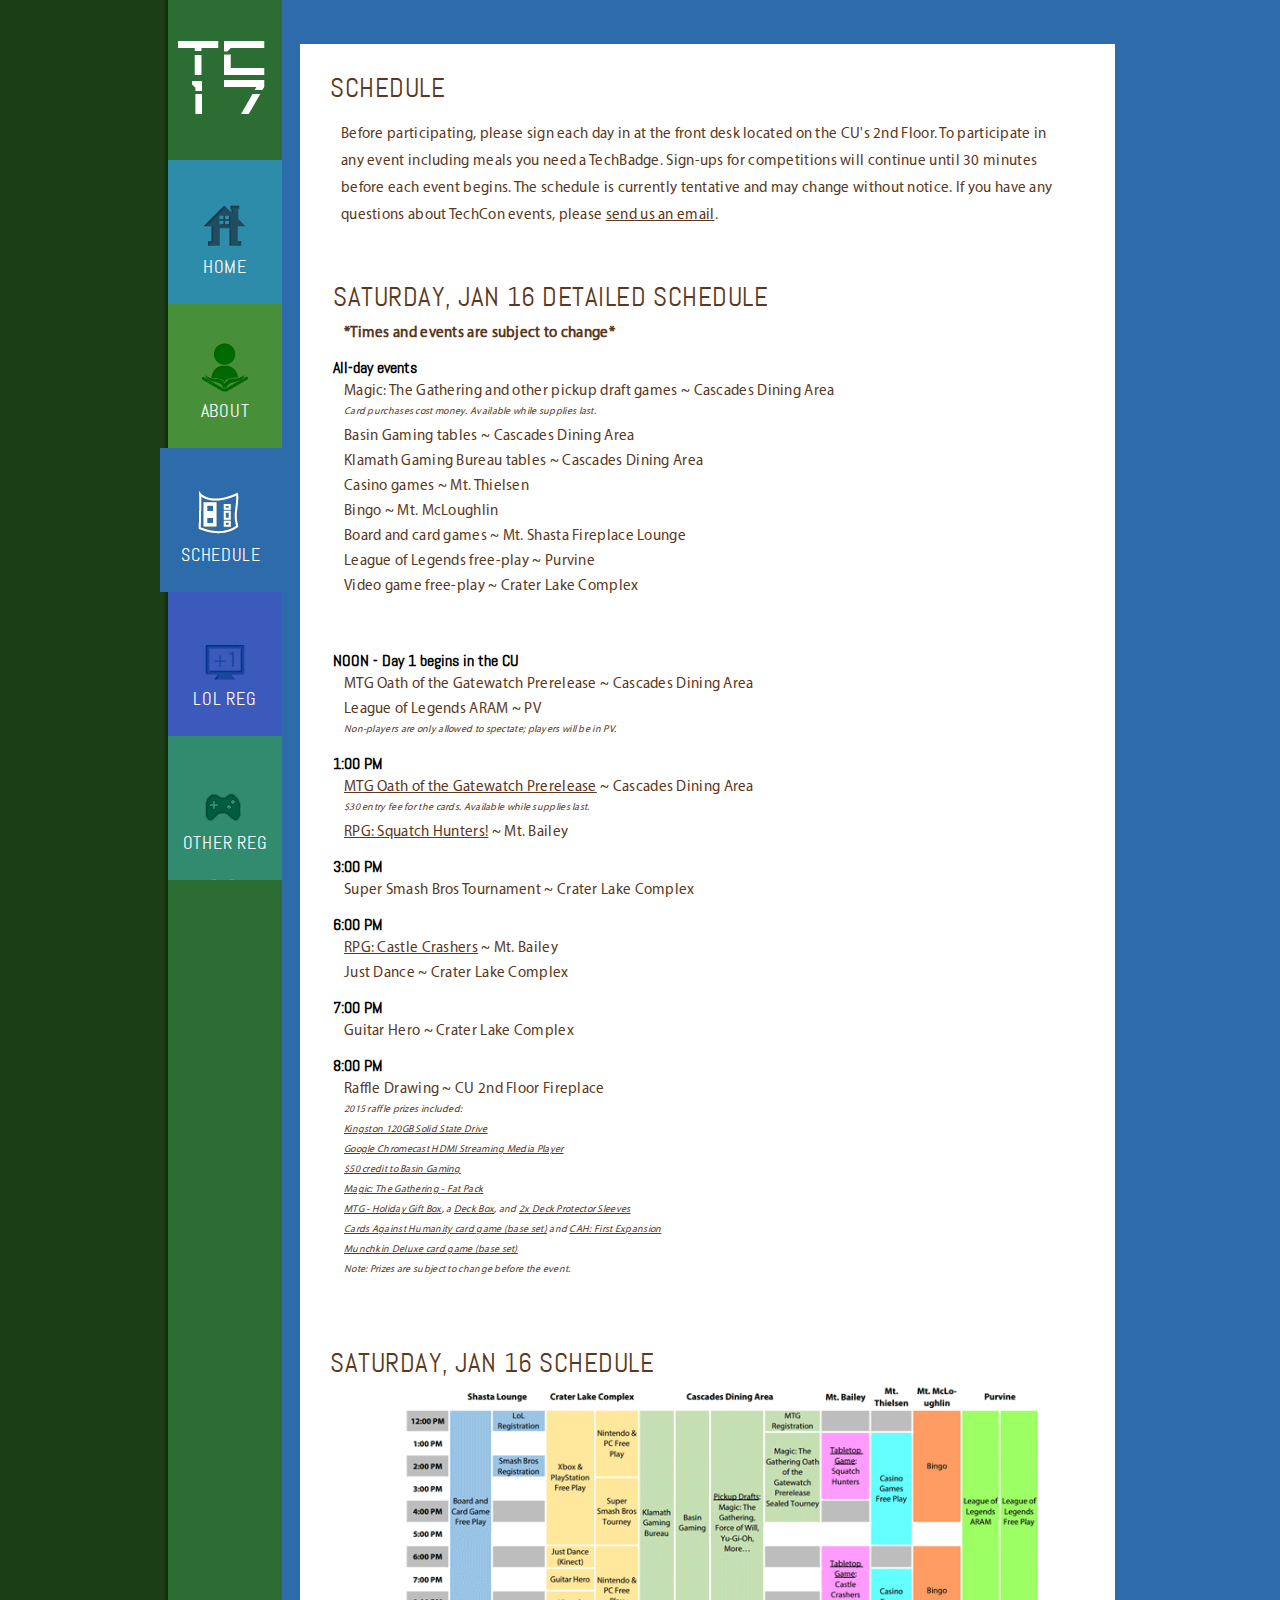
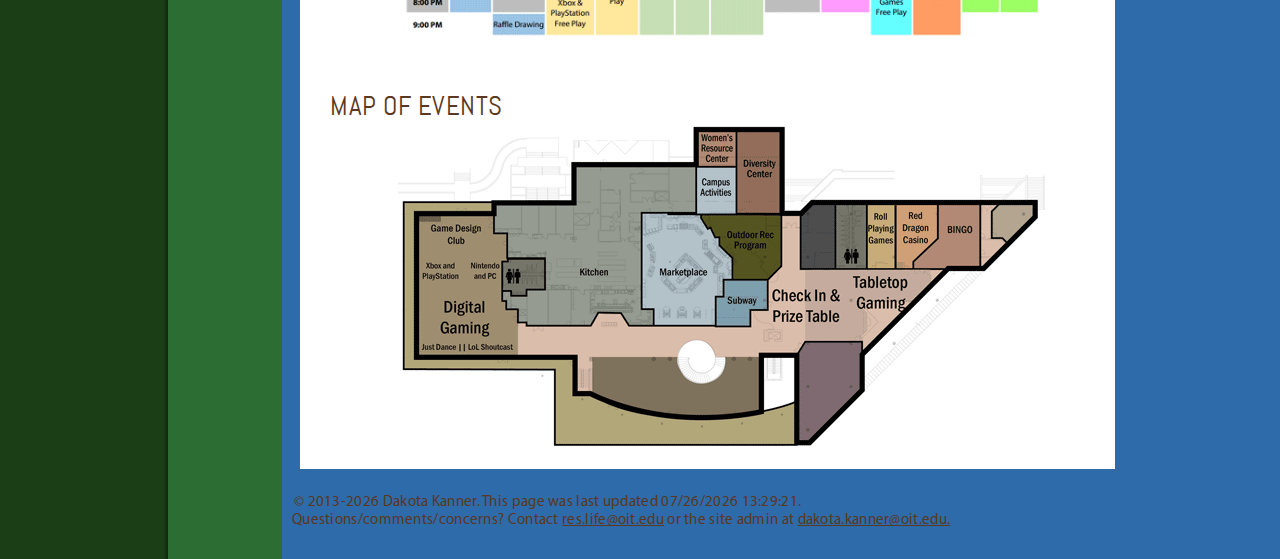
<file: site/schedule.html>
<!DOCTYPE html
    "http://techcon.paradoxtrail.net/schedule">
<!--
                                                                                                    
  ,                E                          ###   #   #      ####   ####   ###    #               
  K                G#                        ##  ## #   #     ##  #  ##  ##  #  ##  #               
 iD                D#t                       #   ## #   #     #      #   ##  #   #  #               
 ED      EGjiiitjfGK##                      ##   ## #####    ## ### ##    #  #   #  #               
 DG   t#jiiiitttjfLGGKG                     ##   ## #   #    ##   # ##    #  #   #  #               
 fLD WEfjtiiitjjffLLGDDE                     #   ## #   #     #   #  #   ##  #  ##                  
ijLD#WGKjtttttjjffLGGDDDW                    #####  #   #     #####  #####   ####   #               
itfG#W##WfjjjjjfLGDDGDDDDW                                                                          
ttjLW####WKWGffGEWKDDKEDDDt                                                                         
jtjLEW#####EGGDEEfLLLGDDDDK                                                                         
jttLDE#####KfGGGGKWKEKWWEEEj                                                                        
tftfLDWW###WGWWWWWK####WWW#K                                                                        
tGtfLG###W#K##############W#                                                                        
 DjtLGE##W##W#:  ######  K#D   #   #    ##   #   #   #    ####   #  ####     ##### #   #  #   ##    
 GjtfLGE##WW#W   ######GG##L   #   #  #####  #   ##  #    #####  #  #####      #   #   #  #  ####   
 LjfjLGDDK#DE###############   #   #  #   ## ## ###  #    ##  ## #  #   ##     #   #   #  #  #      
 GjfffGGGGGDGE##############;  ##### ##    # ## # # ##    ##  ## #  #   ##     #   #####  #  ###    
 fjLLfGDGGDGDW##############G  #   # ##    #  # # # #     ##  ## #  #   ##     #   #   #  #   ###   
 fjfGLLDDDDDW###############E  #   #  #   ##  # # ###     ##  ## #  #   ##     #   #   #  #     #   
 fjfDGLGKWKW########KK#.LDjfD  #   #  ##  #   ###  ##     ## ##  #  #  ##      #   #   #  #  # ##   
 fjjDDGGDW######j,E  :,D,:i;;  #   #   ###     #   ##     ###    #  ###        #   #   #  #  ###    
 jffLEGGGW###i.i.,;  .:,,.tG.                                                                       
 jtLLKEGW###L  ..;..:##KWE#i.                                                                       
 ftfGD#W#####t   fit#tDt;D#t.                                                                       
 LjjGG######K#   #f#######K;.                                                                       
 LfjGDK#####WE  :#D######DG,.                                                                       
 ffLfDD######t; ,####KK##Lii.                                                         ##            
 fjGGGWK#####D,..Wf#####D;:G:             ####  #### #####    #   # ####  ####  #### ####           
 ftGDGE#######.,.G.;     .ti;            ##     #      #      #   # ##    #  ## ##      #           
 LtGGGGW######,;:f: ,,:. .i,t           ##      #      #      #   # ##    #  ## ##      #           
 LtLGDDD######D i:,...:,D;.;,           ## ###  ####   #      ##### ####  ####  ####  ##            
 fifLEEGE###### .;;,:::.  .:,j          ##   #  #      #      #   # ##    #  #  ##     #            
 tjjGGWWDE#####K.:,;t:.   ::,;           ##  #  #      #      #   # ##    #  ## ##                  
 GjjGGE#EDD######;:;,::  .G,L,            ####  ####   #      #   # ####  #  ## ####  ##            
 tfLLDDW#K##########WDLK###KDL                                                                      
                                                                                                    
                                                                                                    
            ###          ###      ####      ####       ####    ##     ######    #########           
            ###         #####     ####      ####       #####   ##    ###   ###     ###              
            ###         ## ##     ## ##    ## ##       ## ##   ##   ###     ###    ###              
            ###        ### ###    ## ###   ## ##       ## ###  ##   ##       ##    ###              
            ###        ##   ##    ##  ##  ##  ##       ##  ### ##   ##       ##    ###              
            ###       #########   ##  ######  ##       ##   #####   ##      ###    ###              
            ###       #########   ##   ####   ##       ##    ####   ###    ####    ###              
            ###      ##      ###  ##   ####   ##       ##     ###    ########      ###              
                                                                                                    
   ########    ########      #######    ########        ###    ###    ### ###  ######### ###    ### 
  ###         ###    ###   ###     ###  ###    ###      ###   ####    ##  ###     ##     ###    ### 
 ###          ##      ###  ##      ###  ###     ##       ##   #####   ##  ###     ##     ###    ### 
 ##   #####  ###      ###  ##       ##  ###     ###      ###  ## ##  ##   ###     ##     ########## 
 ###  #####  ###      ###  ##       ##  ###     ##        ## ### ##  ##   ###     ##     ###    ### 
 ###     ##  ###      ###  ##      ###  ###    ###        ## ##  ######   ###     ##     ###    ### 
  ####   ##   ###    ###   ####   ###   ###   ###         #####   ####    ###     ##     ###    ### 
   ########    ########     ########    ########           ###    ####    ###     ##     ###    ### 
                                                                                                    
    #####     ######     ####       ###   ######    ###     ##  #########  #######  #######     ##  
  ####  ##  ####   ###   #####     ####   ###  ###  ###     ##     ###     ##       ###  ###    ##  
 ###        ###     ###  ## ##    ## ##   ###   ### ###     ##     ###     ##       ###   ###   ##  
 ###       ###      ###  ## ###   ## ##   ###   ##  ###     ##     ###     ######   ###  ###    ##  
 ###       ###      ###  ##  ##  ##  ##   ########  ###     ##     ###     ######   #######     ##  
 ###       ###      ###  ##   #####  ##   ###       ###     ##     ###     ##       ###  ###    ##  
  ##        ###    ###   ##   ####   ##   ###        ##     ##     ###     ##       ###  ###        
  ########   ########    ##    ###   ##   ###        ########      ###     #######  ###   ###   ## 
      #         ##                                      ##                                          
--> 
<html>
<head>
    <meta charset="UTF-8">
    <title>TechCon 2016 - Oregon Tech</title>
    <link rel="stylesheet" href="css/style.css" type="text/css">
    <link rel="icon" type="image/x-icon" href="images/favicon.ico">
    
    <script src="js/dates.js" type="text/javascript"></script> 
    
</head>
<body>
    <div id="background-lightyellow">
        background
    </div>
    <div class="page">
        <div class="schedule-page">
            <div class="sidebar">
                <a href="index.html" id="logo"><img src="images/logo.png" alt="logo"></a>
                <ul>
                    <li class="home">
                        <a href="index.html">Home</a>
                    </li>
                    <li class="about">
                        <a href="about.html">About</a>
                    </li>
                    <li class="selected schedule">
                        <a href="schedule.html">Schedule</a>
                    </li>
                    <li class="reglol">
                        <a href="registerlol.html">LoL Reg</a>
                    </li>
                    <li class="reg">
                        <a href="register.html">Other Reg</a>
                    </li>
                </ul>
            </div>
            <div class="body">
                <div class="content-schedule">
                    <div>
                        <h3>Schedule</h3>
                    </div>
                    <div>
                        <p>
                            Before participating, please sign each day in at the front desk located on the CU's 2nd Floor. To participate in any event including meals you need a TechBadge. Sign-ups for competitions will continue until 30 minutes before each event begins. The schedule is currently tentative and may change without notice. If you have any questions about TechCon events, please <a href="mailto:res.life@oit.edu?subject=TechCon Schedule">send us an email</a>.
                        </p>
                    </div>
                </div>
                <div class="content-schedule">
                    <div>
                        <table width="90%">
                            <tr>
                                <td width="100%">
                                    <h3>Saturday, Jan 16 Detailed Schedule</h3>
                                </td>
                                <!--<td width="5%"></td>
                                <td width="45%">
                                    <h3>Sunday, Jan 17</h3>
                                </td>-->
                            </tr>
                            <tr>
                                <td width="100%">
                                    <p><b>*Times and events are subject to change*</b></p>
                                    <h4>All-day events</h4>
                                    <p>
                                        Magic: The Gathering and other pickup draft games ~ Cascades Dining Area
                                        </br><font size="1"><i>Card purchases cost money. Available while supplies last.</i></font>
                                    </p>
                                    <p>
                                        Basin Gaming tables ~ Cascades Dining Area
                                    </p>
                                    <p>
                                        Klamath Gaming Bureau tables ~ Cascades Dining Area
                                    </p>
                                    <p>
                                        Casino games ~ Mt. Thielsen
                                    </p>
                                    <p>
                                        Bingo ~ Mt. McLoughlin
                                    </p>
                                    <p>
                                        Board and card games ~ Mt. Shasta Fireplace Lounge
                                    </p>
                                    <p>
                                        League of Legends free-play ~ Purvine
                                    </p>
                                    <p>
                                        Video game free-play ~ Crater Lake Complex
                                    </p>
                                    <br/>
                                    <br/>
                                </td>
                            </tr>
                            <tr>
                                <td width="100%" valign="top">
                                    <h4>NOON - Day 1 begins in the CU</h4>
                                    <p>
                                        MTG Oath of the Gatewatch Prerelease ~ Cascades Dining Area
                                    </p>
                                    <p>
                                        League of Legends ARAM ~ PV
                                        </br><font size="1"><i>Non-players are only allowed to spectate; players will be in PV.</i></font>
                                    </p>
                                    <h4>1:00 PM</h4>
                                    <p>
                                        <a href="docs/Oath_of_the_Gatewatch.jpg" target="blank">MTG Oath of the Gatewatch Prerelease</a> ~ Cascades Dining Area
                                        </br><font size="1"><i>$30 entry fee for the cards. Available while supplies last.</i></font>
                                    </p>
                                    <p>
                                        <a href="docs/TechCon_2016_RPGs.pdf" target="blank">RPG: Squatch Hunters!</a> ~ Mt. Bailey
                                    </p>
                                    <h4>3:00 PM</h4>
                                    <p>
                                        Super Smash Bros Tournament ~ Crater Lake Complex
                                    </p>
                                    <h4>6:00 PM</h4>
                                    <p>
                                        <a href="docs/TechCon_2016_RPGs.pdf" target="blank">RPG: Castle Crashers</a> ~ Mt. Bailey
                                    </p>
                                    <p>
                                        Just Dance ~ Crater Lake Complex
                                    </p>
                                    <h4>7:00 PM</h4>
                                    <p>
                                        Guitar Hero ~ Crater Lake Complex
                                    </p>
                                    <h4>8:00 PM</h4>
                                    <p>
                                        Raffle Drawing ~ CU 2nd Floor Fireplace
                                        <br><font size="1"><i>2015 raffle prizes included: 
                                        
                                        <br><a href="http://www.amazon.com/Kingston-Digital-2-5-Inch-SV300S37A-120G/dp/B00A1ZTZOG" target="blank">Kingston 120GB Solid State Drive</a>
                                    
                                        <br><a href="http://www.amazon.com/Google-Chromecast-Streaming-Media-Player/dp/B00DR0PDNE" target="blank">Google Chromecast HDMI Streaming Media Player</a>
                                        
                                        <br><a href="https://www.facebook.com/Kfallsmagic" target="blank">$50 credit to Basin Gaming</a>
                                        
                                        <br><a href="http://www.amazon.com/Magic-Gathering-2014-Fat-Pack/dp/B00CGQNKUI" target="blank">Magic: The Gathering - Fat Pack</a>
                                        
                                        <br><a href="http://www.amazon.com/Magic-Gathering-Khans-Tarkir-Holiday/dp/B00OI11GIC" target="blank">MTG - Holiday Gift Box</a>, a <a href="http://www.amazon.com/Ultra-Pro-Card-Deck-Box/dp/B007KFSYVU" target="blank">Deck Box</a>, and <a href="http://www.amazon.com/Ultra-Yellow-Protectors-Sleeves-Standard/dp/B00HOI1SDE" target="blank">2x Deck Protector Sleeves</a>
                                        
                                        <br><a href="http://www.amazon.com/Cards-Against-Humanity-LLC-CAHUS/dp/B004S8F7QM" target="blank">Cards Against Humanity card game (base set)</a> and <a href="http://www.amazon.com/Cards-Against-Humanity-First-Expansion/dp/B005JFNE8G" target="blank">CAH: First Expansion</a>
                                        
                                        <br><a href="http://www.amazon.com/Steve-Jackson-Games-1483SJG-Munchkin/dp/B004U7JJWE" target="blank">Munchkin Deluxe card game (base set)</a>
                                        </i></font>
                                        
                                        </br><font size="1"><i>Note: Prizes are subject to change before the event.</i></font>
                                    </p>
                                </td>
                                <!--<td width="5%"></td>
                                <td width="45%" valign="top">
                                    <h4>NOON - Day 2 begins in the CU</h4>
                                    <p>
                                        League of Legends Registration ~ Check In Table
                                    </p>
                                    <h4>12:30 PM</h4>
                                    <p>
                                        <a href="https://docs.google.com/document/d/1kZvhMBIdgy4A3FfZrwAB1wMsCBsmil6ET42qucCwQlo/edit" target="blank">Shiny! Let's Be Bad Guys!</a> ~ Mt. Bailey
                                    </p>
                                    <h4>1:00 PM</h4>
                                    <p>
                                        MTG Fate Reforged Prerelease ~ Cascades Dining Area
                                        </br><font size="1"><i>$25 entry fee for the cards. Available while supplies last.</i></font>
                                    </p>
                                    <p>
                                        League of Legends 1v1, 2v2, 5v5 ~ PV
                                        <br/><font size="1"><i>Non-players are only allowed to spectate; players will be in PV.</i></font>
                                    </p>
                                    <h4>2:00 PM</h4>
                                    <p>
                                        <a href="https://docs.google.com/document/d/1kZvhMBIdgy4A3FfZrwAB1wMsCBsmil6ET42qucCwQlo/edit" target="blank">Specialized Occult, Unnatural, and Logical (S.O.U.L.) Investigations</a> ~ Mt. Thielsen
                                    </p>
                                    <h4>3:00 PM</h4>
                                    <p>
                                        LoL Spectating ~ Crater Lake Complex
                                    </p>
                                    <h4>4:00 PM</h4>
                                    <p>
                                        D&D with Bill Proebstel ~ Mt. McLoughlin
                                    </p>
                                    <h4>5:30 PM</h4>
                                    <p>
                                        Halo 4 Tournament ~ Crater Lake Complex
                                    </p>
                                    <h4>7:00 PM</h4>
                                    <p>
                                        <a href="https://docs.google.com/document/d/1kZvhMBIdgy4A3FfZrwAB1wMsCBsmil6ET42qucCwQlo/edit" target="blank">Lupus in Tabula (Wolf in Tabula)</a> ~ Mt. Bailey
                                    </p>
                                    <h4>8:00 PM</h4>
                                    <p>
                                        Raffle Drawing ~ CU 2nd Floor Fireplace
                                        <br><font size="1"><i>2015 raffle prizes included: 
                                        
                                        <br><a href="http://www.amazon.com/Kingston-Digital-2-5-Inch-SV300S37A-120G/dp/B00A1ZTZOG" target="blank">Kingston 120GB Solid State Drive</a>
                                    
                                        <br><a href="http://www.amazon.com/Google-Chromecast-Streaming-Media-Player/dp/B00DR0PDNE" target="blank">Google Chromecast HDMI Streaming Media Player</a>
                                        
                                        <br><a href="https://www.facebook.com/Kfallsmagic" target="blank">$50 credit to Basin Gaming</a>
                                        
                                        <br><a href="http://www.amazon.com/Magic-Gathering-2014-Fat-Pack/dp/B00CGQNKUI" target="blank">Magic: The Gathering - Fat Pack</a>
                                        
                                        <br><a href="http://www.amazon.com/Magic-Gathering-Khans-Tarkir-Holiday/dp/B00OI11GIC" target="blank">MTG - Holiday Gift Box</a>, a <a href="http://www.amazon.com/Ultra-Pro-Card-Deck-Box/dp/B007KFSYVU" target="blank">Deck Box</a>, and <a href="http://www.amazon.com/Ultra-Yellow-Protectors-Sleeves-Standard/dp/B00HOI1SDE" target="blank">2x Deck Protector Sleeves</a>
                                        
                                        <br><a href="http://www.amazon.com/Cards-Against-Humanity-LLC-CAHUS/dp/B004S8F7QM" target="blank">Cards Against Humanity card game (base set)</a> and <a href="http://www.amazon.com/Cards-Against-Humanity-First-Expansion/dp/B005JFNE8G" target="blank">CAH: First Expansion</a>
                                        
                                        <br><a href="http://www.amazon.com/Steve-Jackson-Games-1483SJG-Munchkin/dp/B004U7JJWE" target="blank">Munchkin Deluxe card game (base set)</a>
                                        </i></font>
                                        
                                        </br><font size="1"><i>Note: Prizes are subject to change before the event.</i></font>
                                    </p>
                                </td>-->
                            </tr>
                        </table>
                        </br></br>
                    </div>
                </div>
                <div class="content-schedule">
                    <div>
                        <h3>Saturday, Jan 16 Schedule</h3>
                    </div>
                    <div>
                        <center><a href="images/TechCon-2016-Public-Events-Day-1-HQ.png" target="_blank">
                            <img src="images/TechCon-2016-Public-Events-Day-1-LQ.png" alt="TechCon 2016 Visual Schedule" width="650px">
                        </a></center>
                    </div>
                </div>
                <div class="content-schedule">
                    <div>
                        <h3>Map of Events</h3>
                    </div>
                    <div>
                        <center><a href="images/TechCon-2016-Floor-Plan-1-MQ.png" target="_blank">
                            <img src="images/TechCon-2016-Floor-Plan-1-LQ.png" alt="TechCon 2016 College Union Floor Plan" width="650px">
                        </a></center>
                    </div>
                </div>
                <div class="footer">
                    <p>
                        &#169; 2013-<script type="text/javascript">getCurrentYear()</script> Dakota Kanner. 
                        This page was last updated <script type="text/javascript">getDateLastModified()</script>.
                    <br/>
                        Questions/comments/concerns?
                        Contact <a href="mailto:res.life@oit.edu?subject=TechCon">res.life@oit.edu</a> or the site admin at <a href="mailto:dakota.kanner@oit.edu?subject=TechCon">dakota.kanner@oit.edu.</a>
                    </p>
                </div>
            </div>
        </div>
    </div>
</body>
</html>
</file>
<file: site/css/style.css>
/*------------------------- Layout styles ------------------------*/
body {
	margin:0;
	background-color:#1c3e16;
	font-family: 'AbelRegular';
	position:relative;
}
a {
	outline:none;
}
a img {
	border:0;
	display:block;
}
p {
	font-family:Arial, Helvetica, sans-serif;
}
p a {
	color:#5c3820!important;
	text-decoration:underline!important;
}
p a:hover {
	color:#995d36!important;
}
#background-green {
	background:url(../images/bg-p1-absolute.png);
	height:100%;
	margin:0;
	position:absolute;
	right:0;
	text-indent:-99999px;
	width:51%;
	z-index:-1;
}
#background-yellow {
	background:url(../images/bg-p2-absolute.png);
	height:100%;
	margin:0;
	position:absolute;
	right:0;
	text-indent:-99999px;
	width:51%;
	z-index:-1;
}
#background-lightyellow {
	background:url(../images/bg-p3-absolute.png);
	height:100%;
	margin:0;
	position:absolute;
	right:0;
	text-indent:-99999px;
	width:51%;
	z-index:-1;
}
#background-lightgreen {
	background:url(../images/bg-p4-absolute.png);
	height:100%;
	margin:0;
	position:absolute;
	right:0;
	text-indent:-99999px;
	width:51%;
	z-index:-1;
}
#background-green2 {
	background:url(../images/bg-p5-absolute.png);
	height:100%;
	margin:0;
	position:absolute;
	right:0;
	text-indent:-99999px;
	width:51%;
	z-index:-1;
}
/*------------------------- Pages ------------------------*/
.page {
	width:960px;
	margin:0 auto;
}
.page .home-page {
	background:url(../images/bg-home.png) repeat-y right top;
	overflow:hidden;
	min-height:1200px;
}
.page .about-page {
	background:url(../images/bg-about.png) repeat-y right top;
	overflow:hidden;
	min-height:1200px;
}
.page .schedule-page {
	background:url(../images/bg-schedule.png) repeat-y right top;
	overflow:hidden;
	min-height:1200px;
}
.page .reglol-page {
	background:url(../images/bg-reglol.png) repeat-y right top;
	overflow:hidden;
	min-height:1200px;
}
.page .reg-page {
	background:url(../images/bg-reg.png) repeat-y right top;
	overflow:hidden;
	min-height:200px;
}
/*------------------------- Fonts ------------------------*/
@font-face {
	font-family: 'AbelRegular';
	src: url('../fonts/abel-regular-webfont.eot');
	src: url('../fonts/abel-regular-webfont.eot?#iefix') format('embedded-opentype'),  url('../fonts/abel-regular-webfont.woff') format('woff'),  url('../fonts/abel-regular-webfont.ttf') format('truetype'),  url('../fonts/abel-regular-webfont.svg#AbelRegular') format('svg');
	font-weight: normal;
	font-style: normal;
}
@font-face {
	font-family: 'MyriadProRegular';
	src: url('../fonts/MyriadPro-Regular.otf');
	src: url('../fonts/MyriadPro-Regular.eot') format('embedded-opentype'),  url('../fonts/MyriadPro-Regular.woff') format('woff'),  url('../fonts/MyriadPro-Regular.ttf') format('truetype'),  url('../fonts/MyriadPro-Regular.svg#MyriadPro-Regular') format('svg');
	font-weight: normal;
	font-style: normal;
}
/*------------------------- Sidebar ------------------------*/
.sidebar {
	width:122px;
	float:left;
}
.sidebar a#logo {
	display:block;
	margin:37px 0 0 18px;
}
.sidebar ul {
	list-style:none;
	margin:46px 0 0;
	padding:0;
}
.sidebar ul li {
	min-height:0!important;
	margin-top:-4px;
}
.sidebar ul li a {
	color:#FFF;
	font-family:AbelRegular;
	font-size:18px;
	letter-spacing:.04em;
	line-height:215px;
	text-transform:uppercase;
	display:block;
	text-decoration:none;
	text-align:center;
	float:right;
}
.sidebar ul li.selected.home a, .sidebar ul li.selected.home:hover a {
	width:122px;
	background:url(../images/nav-icon.png) no-repeat 36px -56px #2d8caa;
}
.sidebar ul li.home:hover a {
	width:114px;
	background:url(../images/nav-icon.png) no-repeat 33px -56px #2d8caa;
}
.sidebar ul li.home a {
	width:114px;
	height:144px;
	background:url(../images/nav-icon.png) no-repeat 33px 45px #2d8caa;
}
.sidebar ul li.selected.about a, .sidebar ul li.selected.about:hover a {
	width:122px;
	background:url(../images/nav-icon.png) no-repeat 36px -271px #479039;
}
.sidebar ul li.about:hover a {
	width:114px;
	background:url(../images/nav-icon.png) no-repeat 33px -271px #479039;
}
.sidebar ul li.about a {
	width:114px;
	height:144px;
	background:url(../images/nav-icon.png) no-repeat 33px -163px #479039;
}
.sidebar ul li.selected.schedule a, .sidebar ul li.selected.schedule:hover a {
	width:122px;
	background:url(../images/nav-icon.png) no-repeat 36px -480px #2d6baa;
}
.sidebar ul li.schedule:hover a {
	width:114px;
	background:url(../images/nav-icon.png) no-repeat 33px -480px #2d6baa;
}
.sidebar ul li.schedule a {
	width:114px;
	height:144px;
	background:url(../images/nav-icon.png) no-repeat 33px -377px #2d6baa;
}
.sidebar ul li.selected.reglol a, .sidebar ul li.selected.reglol:hover a {
	width:122px;
	background:url(../images/nav-icon.png) no-repeat 38px -675px #3c59bc;
}
.sidebar ul li.reglol:hover a {
	width:114px;
	background:url(../images/nav-icon.png) no-repeat 35px -675px #3c59bc;
}
.sidebar ul li.reglol a {
	width:114px;
	height:144px;
	background:url(../images/nav-icon.png) no-repeat 35px -576px #3c59bc;
}
.sidebar ul li.selected.reg a, .sidebar ul li.selected.reg:hover a {
	width:122px;
	background:url(../images/nav-icon.png) no-repeat 37px -848px #318b6e;
}
.sidebar ul li.reg:hover a {
	width:114px;
	background:url(../images/nav-icon.png) no-repeat 33px -848px #318b6e;
}
.sidebar ul li.reg a {
	width:114px;
	height:144px;
	background:url(../images/nav-icon.png) no-repeat 33px -763px #318b6e;
}
.sidebar div.connect {
	position:absolute;
	bottom:0;
	margin:0 0 29px 57px;
}
.sidebar div.connect a {
	text-indent:-99999px;
	display:block;
}
.sidebar div.connect a#fb {
	background:url(../images/icons.png) no-repeat 0 0;
	width:26px;
	height:24px;
	margin-bottom:20px;
}
.sidebar div.connect a#fb:hover {
	background:url(../images/icons.png) no-repeat 0 -276px;
}
.sidebar div.connect a#twitter {
	background:url(../images/icons.png) no-repeat 0 -25px;
	width:26px;
	height:20px;
	margin-bottom:17px;
}
.sidebar div.connect a#twitter:hover {
	background:url(../images/icons.png) no-repeat 0 -301px;
}
.sidebar div.connect a#googleplus {
	background:url(../images/icons.png) no-repeat 0 -46px;
	width:26px;
	height:23px;
	margin-bottom:16px;
}
.sidebar div.connect a#googleplus:hover {
	background:url(../images/icons.png) no-repeat 0 -322px;
}
.sidebar div.connect a#youtube {
	background:url(../images/icons.png) no-repeat 0 -70px;
	width:26px;
	height:24px;
}
.sidebar div.connect a#youtube:hover {
	background:url(../images/icons.png) no-repeat 0 -346px;
}
/*------------------------- Body ------------------------*/
.body {
	float:right;
	padding:44px 0 0;
	position:relative;
	width:838px;
}
.body  div p {
	color:#5c3820;
	font-family:MyriadProRegular, Calibri, sans-serif;
	font-size:15px;
}
.body .content-home div {
	background-color:#fff;
	margin:-9px 12px 0 10px;
	overflow:hidden;
	padding:26px 30px 21px;
}
.body .content-home div h2 {
	color:#5c3820;
	font-size:24px;
	font-weight:400;
	line-height:26px;
	margin:0
}
.body .content-home div h3 {
	color:#825444;
	float:left;
	font-family:AbelRegular;
	font-size:27px;
	font-weight:400;
	letter-spacing:.02em;
	line-height:36px;
	margin:10px 0 0 0;
	text-transform:uppercase;
	width:350px;
}
.body .content-home div p {
	color:#5c3820;
	float:left;
	font-family:MyriadProRegular, Calibri, sans-serif;
	font-size:15px;
	line-height:30px;
	margin:2px 0 0 20px;
	width:380px;
}
.body .content-home div ul {
	list-style:none;
	margin:11px 0 25px;
	overflow:hidden;
	padding:0;
}
.body .content-home div ul li {
	float:left;
	margin:0 0 0 35px;
	position:relative;
	width:360px;
}
.body .content-home div ul li h4 {
	margin:32px 0 0;
	position:absolute;
	right:10px;
	top:118px;
}
.body .content-home div ul li h4 a {
	color:#fff;
	font-family:MyriadProRegular, Calibri, sans-serif;
	font-size:24px;
	font-weight:400;
	line-height:24px;
	text-transform:uppercase;
}
.body .content-home div ul li h4 a:hover {
	text-decoration:none;
}
.body .content-home div ul li h3 {
	float:none;
	line-height:24px;
	margin:21px 0 0;
	width:auto;
}
.body .content-home div ul li h3 a {
	color:#2d8caa;
	float:none;
	font-family:AbelRegular;
	font-size:21px;
	text-decoration:none;
	text-transform:none;
}
.body .content-home div ul li p {
	color:#5c3820;
	float:none;
	font-size:13px;
	letter-spacing:.02em;
	line-height:24px;
	margin:26px 0 25px;
	width:325px;
}
.body .content-home div ul li p a {
	color:#5c3820;
	float:none;
	font-size:13px;
	text-decoration:underline;
	text-transform:none;
}
.body .content-home div ul li p a:hover {
	color:#2d8caa;
}
.body .content-home div ul li a {
	clear:both;
	color:#ce4718;
	font-family:MyriadProRegular, Calibri, sans-serif;
	font-size:16px;
	line-height:24px;
	text-decoration:none;
	text-transform:uppercase;
}
.body .content-home div ul li a:hover {
	filter:alpha(opacity=90);/* Needed for IE8 and old versions */
	opacity:0.9;
}
.body .content-about div:first-child {
	background:none #FFF;
	margin-top:0;
	padding-bottom:0;
}
.body .content-about div {
	background:url(../images/bg-2-column.png) repeat-y;
	background-color:#fff;
	margin:-9px 5px 0 18px;
	overflow:hidden;
	padding:26px 0 189px 30px;
}
.body .content-about div:first-child h3 {
	color:#5c3820;
	font-size:27px;
	font-weight:400;
	letter-spacing:.02em;
	line-height:36px;
	margin:0 0 36px;
	text-transform:uppercase;
}
.body .content-about div div {
	float:left;
	margin:0;
	padding:5px 60px 0 0;
	width:444px;
}
.body .content-about div div h1 {
	color:#2d8caa;
	font-size:21px;
	font-weight:400;
	line-height:24px;
	margin:0;
}
.body .content-about div div p {
	color:#5c3820;
	font-size:13px;
	letter-spacing:.02em;
	line-height:24px;
	margin:0 0 22px;
	padding:0 0 0 1px;
}
.body .content-about div div.sidebar {
	background:none;
	float:left;
	padding:0;
	width:281px;
}
.body .content-about div div.sidebar div:first-child {
	border:0;
	padding-bottom:7px;
}
.body .content-about div div.sidebar div:first-child a {
	color:#5c3820;
	display:block;
	font-size:13px;
	font-weight:700;
	letter-spacing:.02em;
	line-height:24px;
	margin:0 0 12px;
	text-decoration:none;
}
.body .content-about div div.sidebar div:first-child a:hover {
	color:#ce4718;
}
.body .content-about div div.sidebar div {
	background:none;
	border-top:1px solid #e2d4b1;
	padding:0 20px;
	width:241px;
}
.body .content-about div div.sidebar div h3 {
	color:#2d8caa;
	font-size:21px;
	font-weight:400;
	margin:13px 0 8px;
	text-transform:none;
}
.body .content-about div div.sidebar div ul {
	list-style:none;
	margin:-10px 0 0 -8px;
	overflow:hidden;
	padding:3px 0 5px;
}
.body .content-about div div.sidebar div ul li {
	float:left;
	padding:10px;
	width:63px;
}
.body .content-about div div.sidebar div.section ul li {
	margin:9px 0 0;
	padding:0;
	width:241px;
}
.body .content-about div div.sidebar div.section ul li a:first-child {
	float:left;
	margin:9px 20px 0 0;
}
.body .content-about div div.sidebar div.section ul li a {
	color:#5c3820;
	float:left;
	font-family:Arial, Helvetica, sans-serif;
	font-size:12px;
	font-weight:700;
	letter-spacing:.02em;
	line-height:24px;
	margin:6px 0 0;
	text-transform:none;
}
.body .content-about div div.sidebar div.section ul li a:hover {
	text-decoration:none!important;
	color:#ce4718;
}
.body .content-about div div.sidebar div.section ul li span a {
	display:inline;
	float:none!important;
	font-size:10px;
	font-weight:400;
	margin:0!important;
}
.body .content-schedule div:first-child {
	padding-bottom:0;
	padding-top:26px;
}
.body .content-schedule div:first-child div.navigation {
	float:right;
	margin:0 20px 0 0;
	padding:0;
	text-align:right;
}
.body .content-schedule div p {
	margin:14px 50px 0 0;
	margin-left:10px;
	color:#5C3820;
	letter-spacing: .02em;
	line-height: 20px;
	padding: 0 0 0 1px;=
	float:left;
	font-family:MyriadProRegular, Calibri, sans-serif;
	font-size:15px;
	line-height:27px;
}
.body .content-schedule div:first-child div.navigation a#prev {
	background:url(../images/icons.png) no-repeat left -207px;
	border-right:1px solid #dd8514;
	color:#5d3820;
	display:inline-block;
	font-family:Arial, Helvetica, sans-serif;
	font-size:11px;
	letter-spacing:.02em;
	line-height:36px;
	padding:0 15px 0 17px;
	text-decoration:none;
	text-transform:uppercase;
}
.body .content-schedule div:first-child div.navigation a#next {
	background:url(../images/icons.png) no-repeat 95px -176px;
	color:#5d3820;
	display:inline-block;
	font-family:Arial, Helvetica, sans-serif;
	font-size:11px;
	letter-spacing:.02em;
	line-height:36px;
	padding:0 22px 0 10px;
	text-decoration:none;
	text-transform:uppercase;
}
.body .content-schedule div:first-child div.navigation a#next:hover, .body .content-schedule div:first-child div.navigation a#prev:hover {
	color:#5d3820;
	text-decoration:underline!important;
}
.body .content-schedule div {
	background-color:#FFF;
	margin:0 5px 0 18px;
	overflow:hidden;
	padding:1px 0 21px 30px;
}
.body .content-schedule div:first-child h3 {
	color:#5c3820;
	display:inline-block;
	float:left;
	font-size:27px;
	font-weight:400;
	letter-spacing:.02em;
	line-height:36px;
	margin:0;
	text-transform:uppercase;
}
.body .content-schedule div.navigation {
	overflow:hidden;
	padding-top:10px;
}
.body .content-schedule div.navigation span {
	color:#5c3820;
	float:left;
	font-family:AbelRegular;
	font-size:19px;
	letter-spacing:.02em;
	line-height:22px;
}
.body .content-schedule div tr td p {
	margin:5px 0 0 0;
	margin-left:10px;
	color:#5C3820;
	font-size:15px;
	color: #5C3820;
	letter-spacing: .02em;
	line-height: 20px;
	padding: 0 0 0 1px;
}
.body .content-schedule div tr td h4 {
	margin:15px 0 0 0;
}
.body .content-schedule div.navigation ul {
	float:left;
	list-style:none;
	margin:0 0 0 30px;
	overflow:hidden;
	padding:0;
}
.body .content-schedule div.navigation ul li {
	float:left;
	margin:0 20px 0 0;
	width:auto;
}
.body .content-schedule div.navigation ul li a {
	color:#5c3820;
	font-family:Arial, Helvetica, sans-serif;
	font-size:13px;
	font-weight:700;
	letter-spacing:.02em;
	line-height:24px;
	text-decoration:none;
}
.body .content-schedule div ul {
	list-style:none;
	margin:0;
	overflow:hidden;
	padding:0;
}
.body .content-schedule div ul li {
	float:left;
	margin:0 0 20px;
	width:388px;
}
.body .content-schedule div ul li:first-child span {
	margin:0 20px 0 0;
}
.body .content-schedule div ul li p {
	margin:5px 0 0 0;
	margin-left:10px;
}
.body .content-schedule div ul li h4 {
	margin:0 0 0 0;
}
.body .content-schedule div ul li span {
	background-color:#dd8514;
	display:block;
	height:35px;
	width:368px;
}
.body .content-schedule div ul li span a {
	color:#FFF;
	font-size:18px;
	line-height:33px;
	margin:0 0 0 15px;
	text-decoration:none;
}
.body .content-schedule div ul li span a:hover {
	text-decoration:none!important;
}
.body .content-schedule div div.paging {
	margin:201px 0 13px;
	padding:0;
}
.body .content-schedule div div.paging ul {
	float:left;
	overflow:hidden;
}
.body .content-schedule div div.paging ul li {
	float:left;
	margin:0 5px 0 0;
	width:auto;
}
.body .content-schedule div div.paging ul li.selected a, .body .content-schedule div div.paging ul li a:hover {
	background-color:#dd8514;
}
.body .content-schedule div div.paging ul li a {
	background-color:#5c3820;
	color:#fff;
	display:block;
	font-family:Arial, Helvetica, sans-serif;
	font-size:13px;
	height:23px;
	line-height:24px;
	text-align:center;
	text-decoration:none;
	width:23px;
}
.body .content-schedule div div.paging span {
	color:#5c3820;
	float:right;
	font-family:Arial, Helvetica, sans-serif;
	font-size:11px;
	letter-spacing:.02em;
	line-height:36px;
	padding:0 28px 0 0;
	text-transform:uppercase;
}
.body .content-schedule div.figure {
	min-height:1192px;
	position:relative;
}
.body .content-schedule div.figure img {
	display:block;
}
.body .content-schedule div.figure span {
	background-color:#dd8514;
	color:#fff;
	display:block;
	font-family:Arial, Helvetica, sans-serif;
	font-size:12px;
	height:30px;
	line-height:30px;
	position:absolute;
	right:28px;
	text-indent:15px;
	top:410px;
	width:198px;
}
.body .content-schedule div.figure div {
	margin:23px 0 0;
	padding:0;
}
.body .content-schedule div.figure div h3 {
	color:#2d8caa;
	font-size:21px;
	font-weight:400;
	line-height:24px;
	margin:0 0 14px;
}
.body .content-schedule div.figure div p {
	color:#5c3820;
	font-family:Arial, Helvetica, sans-serif;
	font-size:13px;
	letter-spacing:.02em;
	line-height:24px;
	margin:0;
}
.body .content-reglol div div {
	background:none;
	float:left;
	margin:0;
	padding:0 31px 0 0;
	width:473px;
	letter-spacing:.02em;
}
.body .content-reglol div div h3 {
	color:#5C3820;
	font-size:27px;
	font-weight:400;
	letter-spacing:.02em;
	line-height:36px;
	margin:0 0 57px;
	text-transform:uppercase;
}
.body .content-reglol div div ul {
	list-style:none;
	margin:0;
	padding:0;
}
.body .content-reglol div div ul li {
	border-bottom:1px solid #e2d4b1;
	padding:29px 0 20px;
}
.body .content-reglol div div ul li h4 {
	margin:20px 0 10px;
}
.body .content-reglol div div ul li h4 a {
	color:#2d8caa;
	font-size:18px;
	font-weight:400;
	text-decoration:none;
	text-transform:none;
}
.body .content-reglol div div ul li div span:first-child {
	background:url(../images/icons.png) no-repeat left -130px;
	float:left;
	padding:0 0 0 22px;
}
.body .content-reglol div div ul li div span a {
	font-family: Arial,Helvetica,sans-serif;
	font-size: 11px;
	line-height:20px;
	text-transform:none;
	color:#5c3820;
}
.body .content-reglol div div ul li div span {
	background:url(../images/icons.png) no-repeat left -154px;
	color:#5c3820;
	display:inline-block;
	float:right;
	font-family:Arial, Helvetica, sans-serif;
	font-size:11px;
	height:16px;
	line-height:20px;
	margin:0 0 17px;
	padding:0 0 0 23px;
}
.body .content-reglol div div p {
	color:#5C3820;
	letter-spacing:.02em;
	line-height:24px;
	margin:0 0 26px;
	padding:0 0 0 1px;
}
.body .content-reglol div div ul li a {
	color:#ce4718;
	text-decoration:none;
	text-transform:uppercase;
}
.body .content-reglol div div div.paging {
	margin:109px 0 34px;
	padding:0;
}
.body .content-reglol div div div.paging ul {
	float:left;
	overflow:hidden;
}
.body .content-reglol div div div.paging ul li {
	float:left;
	margin:0 5px 0 0;
	padding:0;
	width:auto;
}
.body .content-reglol div div div.paging ul li.selected a {
	background-color:#DD8514;
}
.body .content-reglol div div div.paging ul li a {
	background-color:#5C3820;
	color:#FFF;
	display:block;
	font-family:Arial, Helvetica, sans-serif;
	font-size:13px;
	height:23px;
	line-height:24px;
	text-align:center;
	text-decoration:none;
	width:23px;
}
.body .content-reglol div div div.paging span {
	color:#5C3820;
	float:right;
	font-family:Arial, Helvetica, sans-serif;
	font-size:11px;
	letter-spacing:.02em;
	line-height:36px;
	padding:0 28px 0 0;
	text-transform:uppercase;
}
.body .content-reglol div div.sidebar div form input {
	background:url(../images/icons.png) no-repeat 0 -250px;
	border:0;
	float:left;
	height:25px;
	margin:0 0 0 5px;
	width:21px;
}
.body .content-reglol div div h3 {
	color:#5C3820;
	font-size:27px;
	font-weight:400;
	letter-spacing:.02em;
	line-height:36px;
	margin:0 0 7px;
	text-transform:uppercase;
}
.body .content-reglol div div div.paging {
	margin:0 0 15px;
	overflow:hidden;
}
.body .content-reglol div div div.paging a.next {
	background:url(../images/icons.png) no-repeat 134px -176px;
	color:#5D3820;
	float:right;
	font-family:Arial, Helvetica, sans-serif;
	font-size:11px;
	letter-spacing:.02em;
	line-height:36px;
	padding:0 27px 0 0;
	text-decoration:none;
	text-transform:uppercase;
	margin: 0 10px;
}
.body .content-reglol div div div.paging a.prev {
	background:url(../images/icons.png) no-repeat 0 -206px;
	color:#5D3820;
	display:inline-block;
	float:left;
	font-family:Arial, Helvetica, sans-serif;
	font-size:11px;
	letter-spacing:.02em;
	line-height:36px;
	padding:0 17px 0 15px;
	text-decoration:none;
	text-transform:uppercase;
}
.body .content-reglol div div ul {
	list-style:none outside none;
	margin:0;
	padding:0;
}
.body .content-reglol div div ul li h4 {
	color:#2d8caa;
	font-size:18px;
	font-weight:400;
	margin:16px 0 10px;
	text-decoration:none;
	text-transform:none;
}
.body .content-reglol div div ul li div span:first-child {
	background:url(../images/icons.png) no-repeat 0 -130px;
	float:left;
	padding:0 0 0 22px;
}
.body .content-reglol div div ul li div span a {
	color:#5C3820;
	text-decoration:none;
}
.body .content-reglol div div ul li div span a:hover {
	text-decoration:underline;
}
.body .content-reglol div div ul li div span {
	background:url(../images/icons.png) no-repeat 0 -156px;
	color:#5C3820;
	display:inline-block;
	float:right;
	font-family:Arial, Helvetica, sans-serif;
	font-size:11px;
	height:16px;
	line-height:20px;
	margin:0 0 17px;
	padding:0 0 0 23px;
}
.body .content-reglol div div ul li div.section {
	border-top:1px solid #E2D4B1;
	padding:21px 0 154px;
}
.body .content-reglol div div ul li div.section div span {
	background:none;
	color:#5c3820;
	display:block;
	float:none;
	font-family:Arial, Helvetica, sans-serif;
	font-size:11px;
	letter-spacing:.02em;
	line-height:20px;
	margin:0 0 5px;
	padding:0;
}
.body .content-reglol div div ul li div.section div div {
	float:left;
	margin:0 20px 0 0;
	padding:0;
	width:60px;
}
.body .content-reglol div div ul li div.section div div a {
	display:block;
	float:none;
	margin:0 0 3px;
}
.body .content-reglol div div ul li div.section div h4 {
	color:#2d8caa;
	display:block;
	float:none;
	font-size:21px;
	letter-spacing:.02em;
	line-height:24px;
	margin:0 0 24px;
	padding:0 0 0 1px;
	text-align:left;
}
.body .content-reglol div div ul li div.section div div span {
	color:#5C3820;
	display:block;
	font-family:Arial, Helvetica, sans-serif;
	font-size:11px;
	height:16px;
	line-height:20px;
	text-align:center;
}
.body .content-reglol div div ul li div.section div a {
	color:#ce4718;
	float:right;
	font-family:Arial, Helvetica, sans-serif;
	font-size:13px;
	letter-spacing:.02em;
	line-height:24px;
	margin:0 0 28px;
	text-decoration:none;
}
.body .content-reglol div div ul li div.section div p a {
	float:none;
	margin:0;
}
.body .content-reglol div div ul li div.section div form {
	border-top:1px solid #E2D4B1;
	clear:both;
	margin:0 0 46px;
	padding:23px 0 0;
}
.body .content-reglol div div ul li div.section div form h4 {
	margin:0 0 12px;
}
.body .content-reglol div div ul li div.section div form textarea {
	background-color:#eee;
	border:1px solid #b9b9b9;
	color:#939393;
	display:block;
	font-family:Arial, Helvetica, sans-serif;
	font-size:11px;
	height:122px;
	letter-spacing:.02em;
	margin:0 0 20px;
	overflow:auto;
	padding:4px 10px;
	resize:none;
	width:451px;
}
.body .content-reglol div div.sidebar {
	background:none repeat scroll 0 0 transparent;
	float:left;
	margin:0;
	padding:0 20px;
	width:241px;
}
.body .content-reglol div div.sidebar h3 {
	color:#2d8caa;
	font-size:21px;
	font-weight:400;
	letter-spacing:.02em;
	line-height:24px;
	margin:9px 0 15px;
	text-transform:none;
}
.body .content-reglol div div.sidebar span {
	color:#5c3820;
	display:block;
	font-family:Arial, Helvetica, sans-serif;
	font-size:12px;
	font-weight:700;
	letter-spacing:.02em;
	line-height:24px;
	margin:0 0 12px;
}
.body .content-reglol div div.sidebar p {
	color:#5c3820;
	font-family:Arial, Helvetica, sans-serif;
	font-size:12px;
	letter-spacing:.02em;
	line-height:24px;
	margin:0 0 12px;
}
.body .content-reglol div div.sidebar p a:hover {
	color:#ce4718!important;
}
.body .content-reglol div div.sidebar div form input {
	background:url(../images/bg-search.png) no-repeat;
	border:0;
	float:left;
	height:25px;
	margin:0 0 0 5px;
	width:21px;
}
.body .content-reg div {
	background:url(../images/bg-2-column.png) repeat-y scroll 0 0 transparent;
	margin:0 5px 0 18px;
	overflow:hidden;
	padding:26px 0 603px 30px;
}
.body .content-reg div div h3 {
	color:#5C3820;
	font-size:27px;
	font-weight:400;
	letter-spacing:.02em;
	line-height:36px;
	margin:0 0 52px;
	text-transform:uppercase;
}
.body .content-reg div div p a {
	color:#CE4718;
	margin:0;
	text-decoration:none;
	text-transform:none;
}
.body .content-reg div div form h4 {
	color:#2d8caa;
	font-size:21px;
	font-weight:400;
	letter-spacing:.02em;
	line-height:24px;
	margin:0 0 12px;
	text-transform:none;
}
.body .content-reg div div form {
	clear:both;
	margin:0 0 46px;
	padding:4px 0 0;
}
.body .content-reg div div form textarea {
	background-color:#EEE;
	border:1px solid #B9B9B9;
	color:#939393;
	display:block;
	font-family:Arial, Helvetica, sans-serif;
	font-size:11px;
	height:189px;
	letter-spacing:.02em;
	margin:0 0 18px;
	overflow:auto;
	padding:4px 10px;
	resize:none;
	width:451px;
}
.body .content-reg div div.sidebar {
	background:none repeat scroll 0 0 transparent;
	float:left;
	margin:0;
	padding:0 20px;
	width:241px;
}
.body .content-reg div div.sidebar h3 {
	color:#2d8caa;
	font-size:21px;
	font-weight:400;
	letter-spacing:.02em;
	line-height:24px;
	margin:9px 0 15px;
	text-transform:none;
}
.body .content-reg div div.sidebar span {
	color:#5c3820;
	display:block;
	font-family:Arial, Helvetica, sans-serif;
	font-size:12px;
	font-weight:700;
	letter-spacing:.02em;
	line-height:24px;
	margin:0 0 12px;
}
.body .content-reg div div.sidebar p {
	color:#5c3820;
	font-family:Arial, Helvetica, sans-serif;
	font-size:12px;
	letter-spacing:.02em;
	line-height:24px;
	margin:0 0 12px;
}
.body .content-reg div div.sidebar p a:hover {
	color:#ce4718!important;
}
.body .content-about div div.sidebar div:first-child h3 {
	margin-top:0;
}
.body .content-home div p a, .body .content-about div div p a, .body .content-schedule div.figure div p a {
	color:#ce4718;
	text-decoration:none;
}
.body .content-home div p a:hover, .body .content-home div ul li a:hover, .body .content-about div div p a:hover, .body .content-about div div.sidebar div.section ul li a:hover, .body .content-about div div.sidebar div.section ul li span a:hover, .body .content-schedule div ul li span a:hover, .body .content-schedule div.figure div p a:hover, .body .content-reglol div div ul li p a:hover, .body .content-reglol div div ul li a:hover, .body .content-reglol div div div.paging a:hover, .body .content-reglol div div ul li h4 a:hover, .body .content-reglol div div ul li p a:hover, .body .content-reglol div div ul li div.section div a:hover, .body .content-reg div div p a:hover {
	text-decoration:underline;
}
.body .content-home div.featured, .body .content-about div.featured {
	background:url(../images/shadow.png) no-repeat left bottom;
	color:#0f0f0f;
	margin:0;
	padding:0 0 9px;
	position:relative;
	z-index:1000;
}
.body .content-home div.sponsor h3{
	width:90%;
}
.body .content-home div.sponsor table tr td {
	width:16.6%;
	height: 175px;
	margin-left:auto; 
    margin-right:auto;
}
.body .content-home div ul li:first-child, .body .content-about, .body .content-about div div.sidebar div ul li:first-child, .body .content-about div div.sidebar div.section ul li:first-child, .body .content-reglol div div.sidebar div.reglol-categories ul li:first-child, .body .content-reglol div div.sidebar div.reglol-categories ul li:first-child {
	margin:0;
}
.body .content-about div div.sidebar div:first-child a.selected, .body .content-schedule div.navigation ul li a:hover, .body .content-schedule div.navigation ul li.selected a {
	color:#ce4718;
}
.body .content-about div div.sidebar div ul li a, .body .content-reglol div div.sidebar div ul li a, .body .content-reglol div div.sidebar div ul li a {
	margin:0 0 -1px;
}
.body .content-about div div.sidebar div ul li a img:hover, .body .content-schedule div ul li a img:hover, .body .content-reglol div div ul li a:first-child img:hover, .body .content-reglol div div.sidebar div ul li a img:hover, .body .content-reglol div div ul li a img:hover, .body .content-reglol div div.sidebar div ul li a img:hover {
	filter:alpha(opacity=80);/* Needed for IE8 and old versions */
	opacity:0.8;
}
.body .content-about div div.sidebar div.section ul, .body .content-reglol div div.sidebar div.section ul, .body .content-reglol div div.sidebar div.section ul {
	margin:0;
	padding:0;
}
.body .content-about div div.sidebar div.section ul li span, .body .content-reglol div div.sidebar div.section ul li span, .body .content-reglol div div.sidebar div.section ul li span {
	display:inline-block;
	font-size:10px;
}
.body .content-reglol div, .body .content-reglol div {
	background:url(../images/bg-2-column.png) repeat-y scroll 0 0 transparent;
	margin:0 5px 0 18px;
	overflow:hidden;
	padding:26px 0 0 30px;
}
.body .content-reglol div div ul li:first-child, .body .content-reglol div div.sidebar div.section ul li:first-child, .body .content-reglol div div.sidebar div.section ul li:first-child {
	padding-top:0;
}
.body .content-reglol div div ul li p a, .body .content-reglol div div ul li p a {
	color:#CE4718;
	margin:0;
	text-decoration:none;
	text-transform:none;
}
.body .content-reglol div div.sidebar, .body .content-reglol div div.sidebar {
	background:none repeat scroll 0 0 transparent;
	float:left;
	padding:0;
	width:281px;
}
.body .content-reglol div div.sidebar div:first-child, .body .content-reglol div div.sidebar div:first-child {
	border:0;
	padding-top:0;
}
.body .content-reglol div div.sidebar div, .body .content-reglol div div.sidebar div {
	background:none repeat scroll 0 0 transparent;
	border-top:1px solid #E2D4B1;
	padding:11px 20px 0;
	width:241px;
}
.body .content-reglol div div.sidebar div h3, .body .content-reglol div div.sidebar div h3 {
	color:#2d8caa;
	font-size:21px;
	font-weight:400;
	margin:0;
	text-transform:none;
}
.body .content-reglol div div.sidebar div form, .body .content-reglol div div.sidebar div form {
	margin:0 0 17px;
	overflow:hidden;
}
.body .content-reglol div div.sidebar div form input:first-child, .body .content-reglol div div.sidebar div form input:first-child {
	background:none #fff;
	border-color:#fef7e8;
	border-style:solid solid solid none;
	border-width:1px;
	color:#939393;
	font-size:11px;
	height:14px;
	letter-spacing:.02em;
	margin:0;
	padding:5px 5px 4px;
	width:187px;
}
.body .content-reglol div div.sidebar div.reglol-categories ul, .body .content-reglol div div.sidebar div.reglol-categories ul {
	margin:9px 0 21px;
	padding:0;
}
.body .content-reglol div div.sidebar div.reglol-categories ul li, .body .content-reglol div div.sidebar div.reglol-categories ul li {
	border:0;
	margin:12px 0 0;
	padding:0;
	width:241px;
}
.body .content-reglol div div.sidebar div.reglol-categories ul li a, .body .content-reglol div div.sidebar div.reglol-categories ul li a {
	color:#5c3820;
	float:none;
	font-family:Arial, Helvetica, sans-serif;
	font-size:12px;
	font-weight:700;
	letter-spacing:.02em;
	line-height:24px;
	margin:0;
	text-align:left;
	text-transform:none;
}
.body .content-reglol div div.sidebar div.reglol-categories ul li a:hover, .body .content-reglol div div.sidebar div.reglol-categories ul li a:hover {
	color:#ce4718;
	text-decoration:none!important;
}
.body .content-reglol div div.sidebar div ul, .body .content-reglol div div.sidebar div ul {
	list-style:none outside none;
	margin:-7px 0 0 -8px;
	overflow:hidden;
	padding:3px 0 5px;
}
.body .content-reglol div div.sidebar div ul li, .body .content-reglol div div.sidebar div ul li {
	border:0;
	float:left;
	padding:10px;
	width:63px;
}
.body .content-reglol div div.sidebar div.section ul li, .body .content-reglol div div.sidebar div.section ul li {
	padding:6px 0 0;
	width:241px;
}
.body .content-reglol div div.sidebar div.section ul li a:first-child, .body .content-reglol div div.sidebar div.section ul li a:first-child {
	float:left;
	margin:12px 20px 0 0;
}
.body .content-reglol div div.sidebar div.section ul li a, .body .content-reglol div div.sidebar div.section ul li a {
	color:#5C3820;
	float:left;
	font-family:Arial, Helvetica, sans-serif;
	font-size:12px;
	font-weight:700;
	letter-spacing:.02em;
	line-height:24px;
	margin:6px 0 0;
	text-transform:none;
}
.body .content-reglol div div.sidebar div.section ul li a:hover, .body .content-reglol div div.sidebar div.section ul li a:hover {
	color:#ce4718;
	text-decoration:none!important;
}
.body .content-reglol div div.sidebar div.section ul li span a, .body .content-reglol div div.sidebar div.section ul li span a {
	display:inline;
	float:none!important;
	font-size:10px;
	font-weight:400;
	margin:0!important;
}
.body .content-reglol div div, .body .content-reg div div {
	background:none repeat scroll 0 0 transparent;
	float:left;
	margin:0;
	padding:0 31px 0 0;
	width:473px;
}
.body .content-reglol div div ul li p, .body .content-reg div div p {
	margin:14px 50px 0 0;
	margin-left:10px;
	color:#5C3820;
	letter-spacing: .02em;
	line-height: 20px;
	padding: 0 0 0 1px;=
	float:left;
	font-family:MyriadProRegular, Calibri, sans-serif;
	font-size:15px;
	line-height:27px;
}
.body .content-reglol div div ul li div.section div form input, .body .content-reg div div form input {
	background-color:#eee;
	border:1px solid #b9b9b9;
	color:#939393;
	display:block;
	font-family:Arial, Helvetica, sans-serif;
	font-size:11px;
	height:20px;
	letter-spacing:.02em;
	line-height:22px;
	margin:0 0 18px;
	padding:4px 10px;
	width:451px;
}
.body .content-reglol div div ul li div.section div form input#submit, .body .content-reg div div form input.submit {
	background-color:#dd8514;
	border:0;
	color:#fff;
	cursor:pointer;
	font-family:Arial, Helvetica, sans-serif;
	font-size:12px;
	height:23px;
	line-height:0;
	margin:0;
	width:119px;
}
.body .content-reglol div div ul li div.section div form input#submit:hover, .body .content-reg div div form input.submit:hover {
	background-color:#e0912c;
}
/*------------------------- Footer ------------------------*/
.footer {
	height:80px;
	overflow:hidden;
	margin:0;
	padding:10px 5px 0 10px;
}
.footer p {
	float:left;
	color:#fff;
	font-size:12px;
	font-family:Arial, Helvetica, sans-serif;
	text-indent:2px;
	letter-spacing:.02em;
    margin-left: auto;
    margin-right: auto; }
}
.footer ul {
	float:right;
	overflow:hidden;
	list-style:none;
	margin:-5px 0 0;
	padding:0;
}
.footer ul li {
}
.footer ul li a {
	color:#fff;
	font-size:12px;
	font-family:Arial, Helvetica, sans-serif;
	text-indent:2px;
	letter-spacing:.02em;
	text-decoration:none;
	border-left:1px solid #fff;
	padding:0 6px;
}
.footer ul li:first-child a {
	border:0;
}
.footer ul li a:hover {
	text-decoration:underline;
}

/*------------------------- Slideshow ------------------------*/
#slider {
  position: relative;
  overflow: hidden;
  margin: 0px auto 0 auto;
  border-radius: 4px;
  padding: 0;
}
#slider ul {
  position: relative;
  margin: 0;
  padding: 0;
  height: 490px;
  list-style: none;
}
#slider ul li {
  position: relative;
  display: block;
  float: left;
  margin: 0;
  padding: 0;
  width: 825px;
  height: 490px;
  background: #ccc;
  text-align: center;
  line-height: 490px;
}
a.control_prev, a.control_next {
  position: absolute;
  top: 40%;
  z-index: 999;
  display: block;
  padding: 4% 2%;
  width: auto;
  height: auto;
  background: #2a2a2a;
  color: #fff;
  text-decoration: none;
  font-weight: 600;
  font-size: 18px;
  opacity: 0.8;
  cursor: pointer;
}
a.control_prev:hover, a.control_next:hover {
  opacity: 1;
  -webkit-transition: all 0.2s ease;
}
a.control_prev {
  border-radius: 0 2px 2px 0;
}
a.control_next {
  right: 0;
  border-radius: 2px 0 0 2px;
}
</file>
